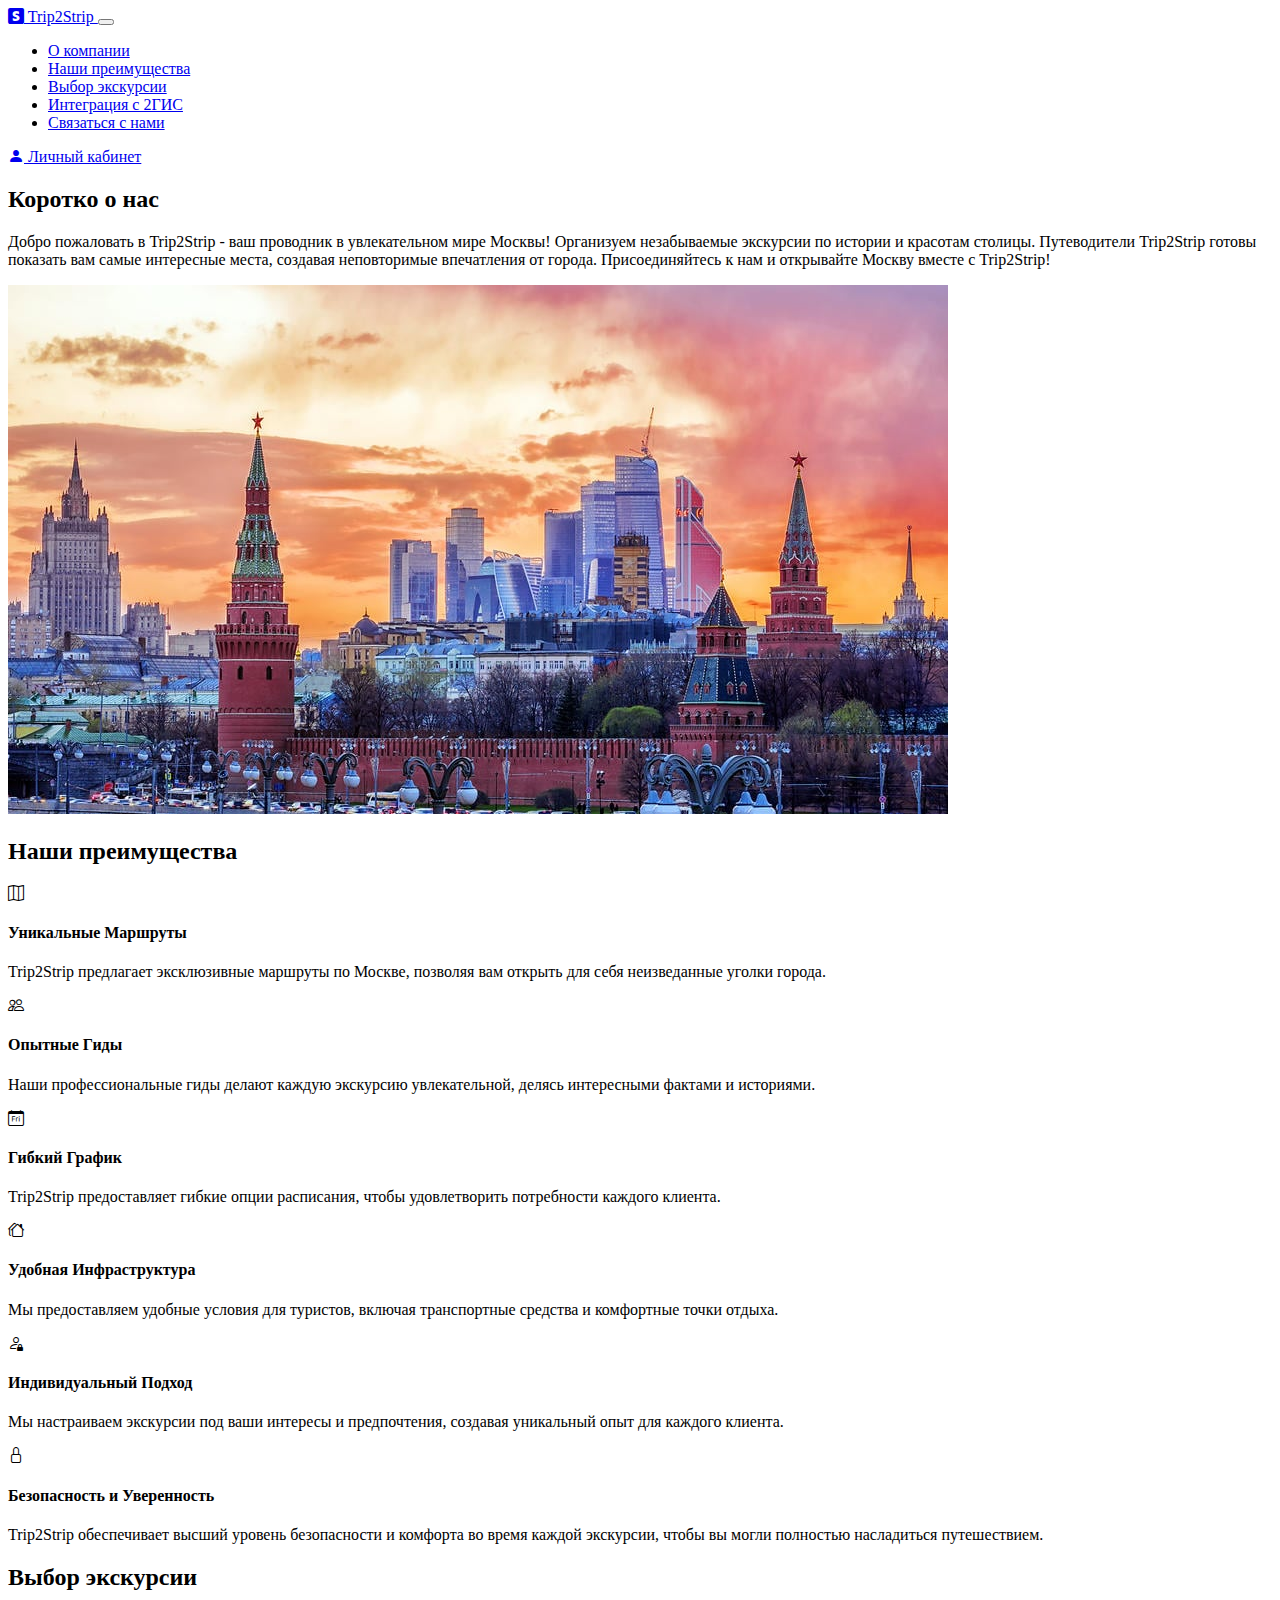
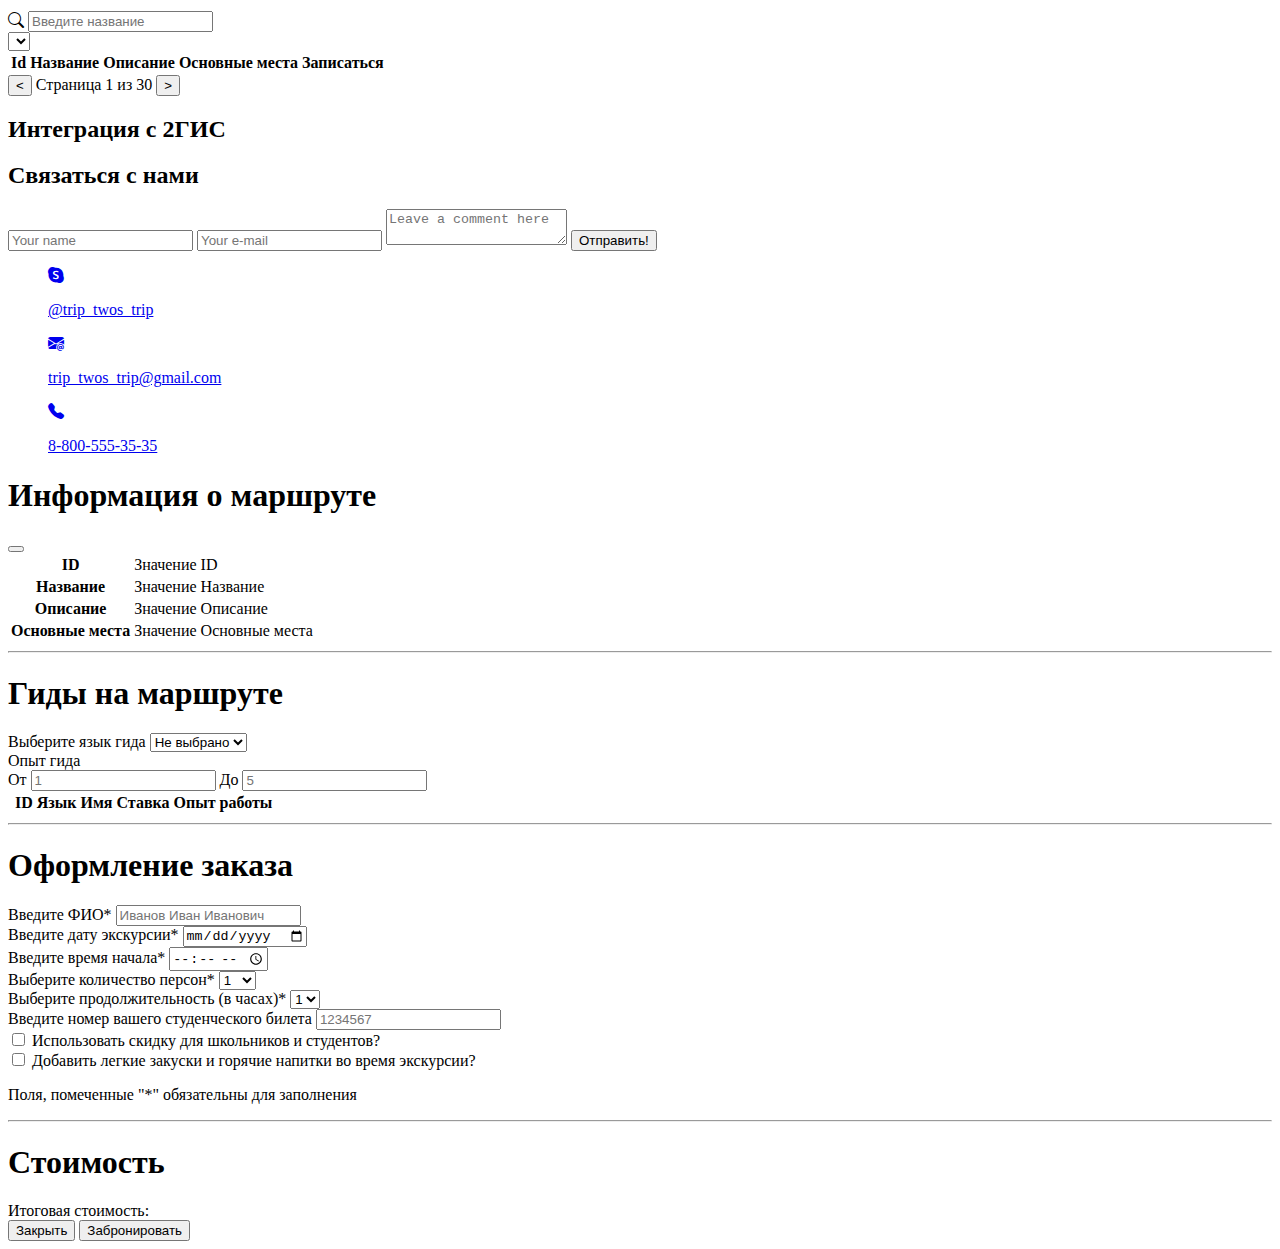
<file: educ-web_exam_221-329/index.html>
<!doctype html>
<html lang="en">
<head>
    <meta charset="UTF-8"/>
    <title>trip2Strip</title>
    <meta content="width=device-width, initial-scale=1.0" name="viewport"/>

    <link rel="icon" href="img/stripe.svg" type="image/x-icon">

    <link crossorigin="anonymous"
            href="https://cdn.jsdelivr.net/npm/bootstrap@5.3.2/dist/css/bootstrap.min.css"
            integrity="sha384-T3c6CoIi6uLrA9TneNEoa7RxnatzjcDSCmG1MXxSR1GAsXEV/Dwwykc2MPK8M2HN"
            rel="stylesheet"/>
    <link href="https://cdn.jsdelivr.net/npm/bootstrap-icons@1.11.3/font/bootstrap-icons.min.css"
            rel="stylesheet"/>

    <script
            crossorigin="anonymous"
            integrity="sha384-C6RzsynM9kWDrMNeT87bh95OGNyZPhcTNXj1NW7RuBCsyN/o0jlpcV8Qyq46cDfL"
            src="https://cdn.jsdelivr.net/npm/bootstrap@5.3.2/dist/js/bootstrap.bundle.min.js"></script>
    <script src="js/index.js"></script>
    <script src="https://mapgl.2gis.com/api/js/v1"></script>

</head>
<header>
    <nav class="navbar navbar-expand-lg bg-warning">
        <div class="container-fluid">
            <a class="navbar-brand fw-bolder" href="https://github.com/Lamardo43/educ-web_exam_221-329">
                <i class="bi bi-stripe"></i>
                Trip2Strip
            </a>

            <button aria-controls="navbarSupportedContent" aria-expanded="false" aria-label="Toggle navigation"
                    class="navbar-toggler"
                    data-bs-target="#navbarSupportedContent" data-bs-toggle="collapse" type="button">
                <span class="navbar-toggler-icon"></span>
            </button>

            <div class="collapse navbar-collapse" id="navbarSupportedContent">
                <ul class="navbar-nav me-auto mb-2 mb-lg-0">
                    <li class="nav-item">
                        <a class="nav-link" href="#aboutCompany">О компании</a>
                    </li>
                    <li class="nav-item">
                        <a class="nav-link" href="#ourPluses">Наши преимущества</a>
                    </li>
                    <li class="nav-item">
                        <a class="nav-link" href="#excursions">Выбор экскурсии</a>
                    </li>
                    <li class="nav-item">
                        <a class="nav-link" href="#GISIntegration">Интеграция с 2ГИС</a>
                    </li>
                    <li class="nav-item">
                        <a class="nav-link" href="#footer">Связаться с нами</a>
                    </li>


                </ul>
                <a class="btn btn-dark text-white fs-5" href="html/personalAccount.html">
                    <i class="bi bi-person-fill"></i>
                    Личный кабинет
                </a>
            </div>
        </div>
    </nav>
</header>
<body class="fs-5">



<div class="container d-flex justify-content-evenly flex-md-row flex-column align-items-center border-bottom py-3"
     id="aboutCompany">
    <div class="d-flex flex-column gap-2 w-50 text-black">
        <h2>Коротко о нас</h2>
        <p class="text-justify">
            Добро пожаловать в Trip2Strip - ваш проводник в увлекательном мире Москвы! Организуем незабываемые экскурсии
            по истории и красотам столицы. Путеводители Trip2Strip готовы показать вам самые интересные места, создавая
            неповторимые впечатления от города. Присоединяйтесь к нам и открывайте Москву вместе с Trip2Strip!</p>
    </div>
    <img alt="" class="w-50 rounded-5" src="img/moscow.jpg">
</div>

<section class="bg-success-subtle text-black">
    <div class="container text-center py-3 border-bottom" id="ourPluses">
        <h2>Наши преимущества</h2>
        <div class="row">
            <div class="col-12 col-md-6 col-lg-4 rounded-4 ">
                <i class="bi bi-map fs-2"></i>
                <h4>Уникальные Маршруты</h4>
                <p>Trip2Strip предлагает эксклюзивные маршруты по Москве, позволяя вам открыть для себя неизведанные уголки
                    города.</p>
            </div>
            <div class="col-12 col-md-6 col-lg-4 rounded-4 ">
                <i class="bi bi-people fs-2"></i>
                <h4>Опытные Гиды</h4>
                <p>Наши профессиональные гиды делают каждую экскурсию увлекательной, делясь интересными фактами и
                    историями.</p>
            </div>
            <div class="col-12 col-md-6 col-lg-4 rounded-4 ">
                <i class="bi bi-calendar-day fs-2"></i>
                <h4>Гибкий График</h4>
                <p>Trip2Strip предоставляет гибкие опции расписания, чтобы удовлетворить потребности каждого клиента.</p>
            </div>
            <div class="col-12 col-md-6 col-lg-4 rounded-4 ">
                <i class="bi bi-houses fs-2"></i>
                <h4>Удобная Инфраструктура</h4>
                <p>Мы предоставляем удобные условия для туристов, включая транспортные средства и комфортные точки
                    отдыха.</p>
            </div>
            <div class="col-12 col-md-6 col-lg-4 rounded-4 ">
                <i class="bi bi-person-lock fs-2"></i>
                <h4>Индивидуальный Подход</h4>
                <p>Мы настраиваем экскурсии под ваши интересы и предпочтения, создавая уникальный опыт для каждого
                    клиента.</p>
            </div>
            <div class="col-12 col-md-6 col-lg-4 rounded-4 ">
                <i class="bi bi-lock fs-2"></i>
                <h4>Безопасность и Уверенность</h4>
                <p>Trip2Strip обеспечивает высший уровень безопасности и комфорта во время каждой экскурсии, чтобы вы могли
                    полностью насладиться путешествием.</p>
            </div>
        </div>
    </div>
</section>


<div class="container mt-3 mb-3" id="excursions">
    <h2 class="text-center">Выбор экскурсии</h2>
    <div class="row">
        <div class="col-md-6">
            <div class="input-group">
                <label class="input-group-text" for="inputName" id="searchIcon">
                    <i class="bi bi-search"></i>
                </label>
                <input class="form-control" id="inputName" placeholder="Введите название" required type="text"/>
            </div>
        </div>
        <div class="col-md-6 mt-md-0 mt-1">
            <select class="form-select" id="selectorPlace"></select>
        </div>
    </div>
</div>


<div class="container mt-5 table-responsive fs-6">
    <table class="table table-bordered" id="routes" >
        <thead>
        <tr>
            <th class="table-warning">Id</th>
            <th class="table-warning">Название</th>
            <th class="table-warning">Описание</th>
            <th class="table-warning">Основные места</th>
            <th class="table-warning">Записаться</th>
        </tr>
        </thead>

        <tbody id="routesBody"></tbody>
    </table>
</div>

<div class="container d-flex justify-content-center mt-2 border-bottom pb-4">
    <button id="prev"><</button>
    <span class="current-interval-info">Страница
        <span id="current-interval-start">1</span> из
        <span id="current-interval-end">30</span>
    </span>
    <button id="next">></button>
</div>

<div class="text-center m-3" id="GISIntegration">
    <h2>Интеграция с 2ГИС</h2>
    <div id="GISContainer"></div>
</div>



<footer class="bg-black text-white py-3 align-items-center mt-3" id="footer">
    <div class="container row mx-auto align-items-center">

        <div class="container col-lg-6 p-4">
            <h2 class="text-center text-uppercase">Связаться с нами</h2>

            <div class="d-flex flex-column gap-3 align-items-center">
                <input type="text" placeholder="Your name" class="form-control w-75 bg-secondary text-white">
                <input type="text" placeholder="Your e-mail" class="form-control w-75 bg-secondary text-white">

                <textarea placeholder="Leave a comment here" class="form-control w-75 bg-secondary text-white"></textarea>
                <button class="btn btn-secondary">Отправить!</button>
            </div>
        </div>

        <div class="container col-lg-6 d-flex flex-column gap-3 align-items-center">
            <ul class="d-flex flex-column gap-3 justify-content-center align-items-center">
                <a class="list-group-item list-group-item-action rounded d-flex flex-row align-items-center bg-secondary p-2"
                   href="https://github.com/Lamardo43?tab=repositories">
                    <i class="bi bi-skype fs-3 me-2 ms-1"></i>
                    <p class="my-0">@trip_twos_trip</p>
                </a>
                <a class="list-group-item list-group-item-action rounded d-flex flex-row align-items-center bg-secondary p-2"
                   href="https://github.com/Lamardo43?tab=repositories">
                    <i class="bi bi-envelope-at-fill  fs-3 me-2 ms-1"></i>
                    <p class="my-0">trip_twos_trip@gmail.com</p>
                </a>
                <a class="list-group-item list-group-item-action rounded d-flex flex-row align-items-center bg-secondary p-2"
                   href="https://github.com/Lamardo43?tab=repositories">
                    <i class="bi bi-telephone-fill  fs-3 me-2 ms-1"></i>
                    <p class="my-0">8-800-555-35-35</p>
                </a>

            </ul>
        </div>
    </div>
</footer>

<!-- Modal -->
<div
        aria-hidden="true"
        aria-labelledby="exampleModalLabel"
        class="modal fade"
        id="exampleModal"
        tabindex="-1"
>
    <div class="modal-dialog">
        <div class="modal-content">
            <div class="modal-header">
                <h1
                        class="modal-title fs-5"
                        id="title"
                >
                    Информация о маршруте
                </h1>
                <button
                        aria-label="Close"
                        class="btn-close"
                        data-bs-dismiss="modal"
                        type="button"
                ></button>
            </div>
            <div class="modal-body">
                <div class="table-responsive fs-6">
                    <table class="table table-bordered" id="myTable">
                        <tr>
                            <th class="table-warning">ID</th>
                            <td id="IDValue">Значение ID</td>
                        </tr>
                        <tr>
                            <th class="table-warning">Название</th>
                            <td id="nameValue">Значение Название</td>
                        </tr>
                        <tr>
                            <th class="table-warning">Описание</th>
                            <td id="discrValue">Значение Описание</td>
                        </tr>
                        <tr>
                            <th class="table-warning">Основные места</th>
                            <td id="placesValue">
                                Значение Основные места
                            </td>
                        </tr>
                    </table>
                </div>


                <hr/>
                <h1
                        class="modal-title fs-5"
                        id="guids"
                >
                    Гиды на маршруте
                </h1>
                <div class="p-6">
                    <div class="position-relative">
                        <label
                                class="form-label"
                                for="selectorGuideLanguage"
                        >Выберите язык гида</label
                        >
                        <select
                                class="form-select"
                                id="selectorGuideLanguage"
                        >
                            <option value="notGuideSearch">
                                Не выбрано
                            </option>
                        </select>
                    </div>

                    <div class="position-relative">
                        <label
                                class="form-label"
                                for="inputsGuideExperience"
                        >Опыт гида</label
                        >
                        <div
                                class="input-group mb-3"
                                id="inputsGuideExperience"
                        >
                            <span class="input-group-text">От</span>
                            <input
                                    class="form-control"
                                    id="inputExperienceFrom"
                                    placeholder="1"
                                    required
                                    type="text"
                            />
                            <span class="input-group-text">До</span>
                            <input
                                    class="form-control"
                                    id="inputExperienceTo"
                                    placeholder="5"
                                    required
                                    type="text"
                            />
                        </div>
                    </div>
                </div>

                <div class="table-responsive fs-6">
                    <table class="table table-bordered" id="guides">
                        <thead>
                        <tr>
                            <th class="table-warning"></th>
                            <th class="table-warning">ID</th>
                            <th class="table-warning">Язык</th>
                            <th class="table-warning">Имя</th>
                            <th class="table-warning">Ставка</th>
                            <th class="table-warning">Опыт работы</th>
                        </tr>
                        </thead>

                        <tbody id="guidesBody"></tbody>
                    </table>
                </div>


                <hr/>
                <h1
                        class="modal-title fs-5"
                        id="order"
                >
                    Оформление заказа
                </h1>

                <div id="modalAlert"></div>
                <div>
                    <form>
                        <div class="position-relative">
                            <label
                                    class="form-label"
                                    for="inputFIO"
                            >Введите ФИО*</label
                            >
                            <input
                                    class="form-control"
                                    id="inputFIO"
                                    placeholder="Иванов Иван Иванович"
                                    required
                                    type="text"
                            />
                        </div>

                        <div class="position-relative">
                            <label
                                    class="form-label"
                                    for="inputDate"
                            >Введите дату экскурсии*</label
                            >
                            <input
                                    class="form-control"
                                    id="inputDate"
                                    placeholder="YYYY-MM-DD"
                                    required
                                    type="date"
                            />
                        </div>

                        <div class="position-relative">
                            <label
                                    class="form-label"
                                    for="inputTime"
                            >Введите время начала*</label
                            >
                            <input
                                    class="form-control"
                                    id="inputTime"
                                    placeholder="17:00"
                                    required
                                    type="time"
                            />
                        </div>

                        <div class="position-relative">
                            <label
                                    class="form-label"
                                    for="selectorPersonCount"
                            >Выберите количество персон*</label
                            >
                            <select
                                    aria-label="Default select example"
                                    class="form-select"
                                    id="selectorPersonCount"
                            >
                                <option value="1">1</option>
                                <option value="2">2</option>
                                <option value="3">3</option>
                                <option value="4">4</option>
                                <option value="5">5</option>
                                <option value="6">6</option>
                                <option value="7">7</option>
                                <option value="8">8</option>
                                <option value="9">9</option>
                                <option value="10">10</option>
                                <option value="11">11</option>
                                <option value="12">12</option>
                                <option value="13">13</option>
                                <option value="14">14</option>
                                <option value="15">15</option>
                                <option value="16">16</option>
                                <option value="17">17</option>
                                <option value="18">18</option>
                                <option value="19">19</option>
                                <option value="20">20</option>
                            </select>
                        </div>

                        <div class="position-relative">
                            <label
                                    class="form-label"
                                    for="selectorDuration"
                            >Выберите продолжительность (в
                                часах)*</label
                            >
                            <select
                                    aria-label="Default select example"
                                    class="form-select"
                                    id="selectorDuration"
                            >
                                <option value="1">1</option>
                                <option value="2">2</option>
                                <option value="3">3</option>
                            </select>
                        </div>

                        <div class="position-relative">
                            <label
                                    class="form-label"
                                    for="inputStudId"
                            >Введите номер вашего студенческого
                                билета</label
                            >
                            <input
                                    class="form-control"
                                    id="inputStudId"
                                    placeholder="1234567"
                                    required
                                    type="text"
                            />
                        </div>

                        <div class="position-relative">
                            <div
                                    class="d-flex f-direction-row align-items-center mt-2"
                            >
                                <input
                                        class="me-2"
                                        id="checkboxOption1"
                                        name="checkboxGroup"
                                        type="checkbox"
                                />
                                <label
                                        class="form-label mb-0"
                                        for="checkboxOption1"
                                >Использовать скидку для школьников
                                    и студентов?</label
                                >
                            </div>

                            <div
                                    class="d-flex f-direction-row align-items-center mt-3"
                            >
                                <input
                                        class="me-2"
                                        id="checkboxOption2"
                                        name="checkboxGroup"
                                        type="checkbox"
                                />
                                <label
                                        class="form-label mb-0"
                                        for="checkboxOption2"
                                >Добавить легкие закуски и горячие
                                    напитки во время экскурсии?</label
                                >
                            </div>
                        </div>

                        <p class="text-body-secondary">
                            Поля, помеченные "*" обязательны для
                            заполнения
                        </p>
                    </form>

                    <hr/>
                    <h1
                            class="modal-title fs-5"
                            id="price"
                    >
                        Стоимость
                    </h1>
                    <div>
                        Итоговая стоимость:
                        <div id="totalPrice"></div>
                    </div>
                </div>
            </div>

            <div class="modal-footer">
                <button
                        class="btn btn-secondary"
                        data-bs-dismiss="modal"
                        type="button"
                >
                    Закрыть
                </button>
                <button
                        class="btn btn-warning"
                        id="getWithdraw"
                        type="button"
                >
                    Забронировать
                </button>
            </div>
        </div>
    </div>
</div>
</body>
</html>
</file>
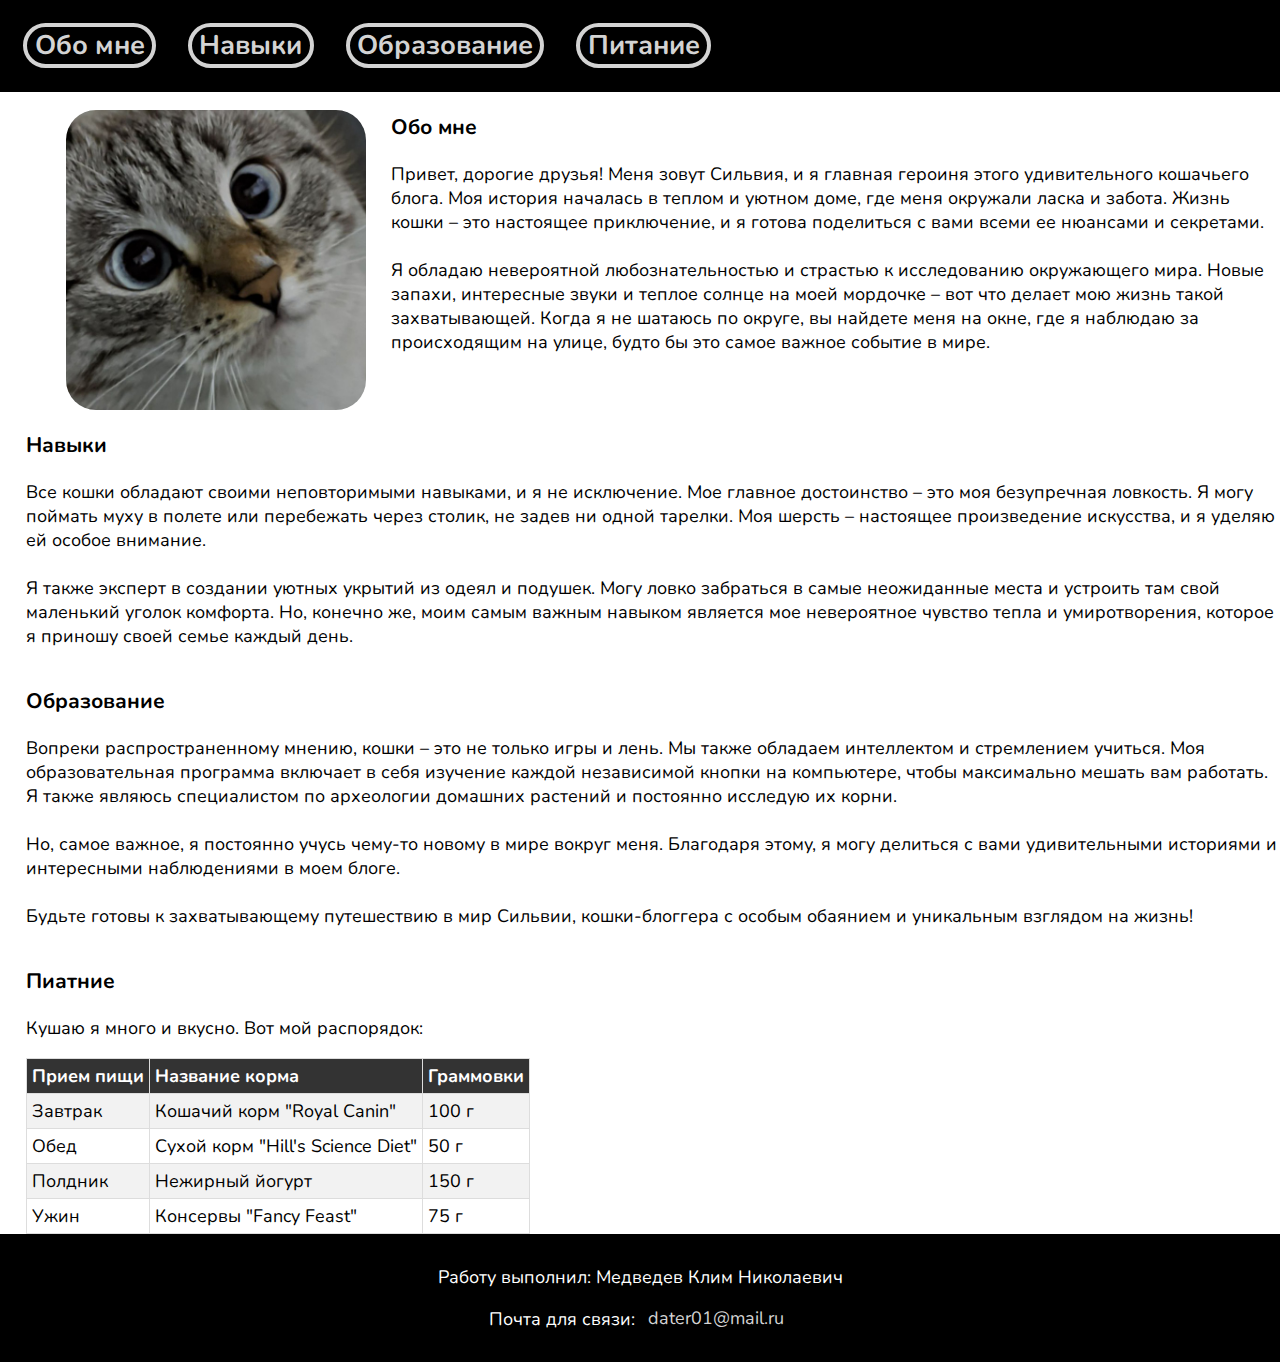
<file: educ-web_lab1_221-329/index.html>
<!DOCTYPE html>

<html lang="ru">

<head>

    <meta charset="utf-8">
    <title>SilviaProduction</title>
    <link rel="stylesheet" href="style.css">
    <link rel="icon" href="images/icon.svg" type="image/x-icon">

    <link rel="preconnect" href="https://fonts.googleapis.com">
    <link rel="preconnect" href="https://fonts.gstatic.com" crossorigin>
    <link href="https://fonts.googleapis.com/css2?family=Nunito:ital,wght@0,200;0,300;0,400;0,500;0,600;0,700;0,800;0,900;0,1000;1,200;1,300;1,400;1,500;1,600;1,700;1,800;1,900;1,1000&display=swap"
          rel="stylesheet">

</head>

<body>

<header class="header">
    <nav class="main-menu">
        <ul>
            <li><a href="#about_me">Обо мне</a></li>
            <li><a href="#skills">Навыки</a></li>
            <li><a href="#education">Образование</a></li>
            <li><a href="#nutrition">Питание</a></li>
        </ul>
    </nav>
</header>

<main>

    <section id="about_me" class="about_me">

        <figure class="self_photo">
            <img src="images/self_photo.jpg" alt="Красивая кошечка">
        </figure>

        <div>
            <h3>Обо мне</h3>

            <p>
                Привет, дорогие друзья! Меня зовут Сильвия, и я главная героиня этого удивительного кошачьего блога. Моя
                история началась в теплом и уютном доме, где меня окружали ласка и забота. Жизнь кошки – это настоящее
                приключение, и я готова поделиться с вами всеми ее нюансами и секретами.
                <br><br>
                Я обладаю невероятной любознательностью и страстью к исследованию окружающего мира. Новые запахи, интересные
                звуки и теплое солнце на моей мордочке – вот что делает мою жизнь такой захватывающей. Когда я не шатаюсь по
                округе, вы найдете меня на окне, где я наблюдаю за происходящим на улице, будто бы это самое важное событие
                в мире.
            </p>
        </div>


    </section>

    <section id="skills" class="skills">
        <h3>Навыки</h3>

        <p>
            Все кошки обладают своими неповторимыми навыками, и я не исключение. Мое главное достоинство – это моя
            безупречная ловкость. Я могу поймать муху в полете или перебежать через столик, не задев ни одной тарелки.
            Моя шерсть – настоящее произведение искусства, и я уделяю ей особое внимание.
            <br><br>
            Я также эксперт в создании уютных укрытий из одеял и подушек. Могу ловко забраться в самые неожиданные места
            и устроить там свой маленький уголок комфорта. Но, конечно же, моим самым важным навыком является мое
            невероятное чувство тепла и умиротворения, которое я приношу своей семье каждый день.
        </p>
    </section>

    <section id="education" class="education">
        <h3>Образование</h3>

        <p>
            Вопреки распространенному мнению, кошки – это не только игры и лень. Мы также обладаем интеллектом и
            стремлением учиться. Моя образовательная программа включает в себя изучение каждой независимой кнопки на
            компьютере, чтобы максимально мешать вам работать. Я также являюсь специалистом по археологии домашних
            растений и постоянно исследую их корни.
            <br><br>
            Но, самое важное, я постоянно учусь чему-то новому в мире вокруг меня. Благодаря этому, я могу делиться с
            вами удивительными историями и интересными наблюдениями в моем блоге.
            <br><br>
            Будьте готовы к захватывающему путешествию в мир Сильвии, кошки-блоггера с особым обаянием и уникальным
            взглядом на жизнь!
        </p>
    </section>

    <section id="nutrition" class="nutrition">
        <h3>Пиатние</h3>

        <p>
            Кушаю я много и вкусно. Вот мой распорядок:
        </p>

        <table>
            <tr>
                <th>Прием пищи</th>
                <th>Название корма</th>
                <th>Граммовки</th>
            </tr>
            <tr>
                <td>Завтрак</td>
                <td>Кошачий корм "Royal Canin"</td>
                <td>100 г</td>
            </tr>
            <tr>
                <td>Обед</td>
                <td>Сухой корм "Hill's Science Diet"</td>
                <td>50 г</td>
            </tr>
            <tr>
                <td>Полдник</td>
                <td>Нежирный йогурт</td>
                <td>150 г</td>
            </tr>
            <tr>
                <td>Ужин</td>
                <td>Консервы "Fancy Feast"</td>
                <td>75 г</td>
            </tr>
        </table>



    </section>

</main>

<footer>
    <div>
        <p>
            Работу выполнил: Медведев Клим Николаевич
        </p>
    </div>
    <div>
        <p>
            Почта для связи: <a href="mailto:dater01@mail.ru">dater01@mail.ru</a>
        </p>

    </div>

</footer>

</body>

</html>
</file>
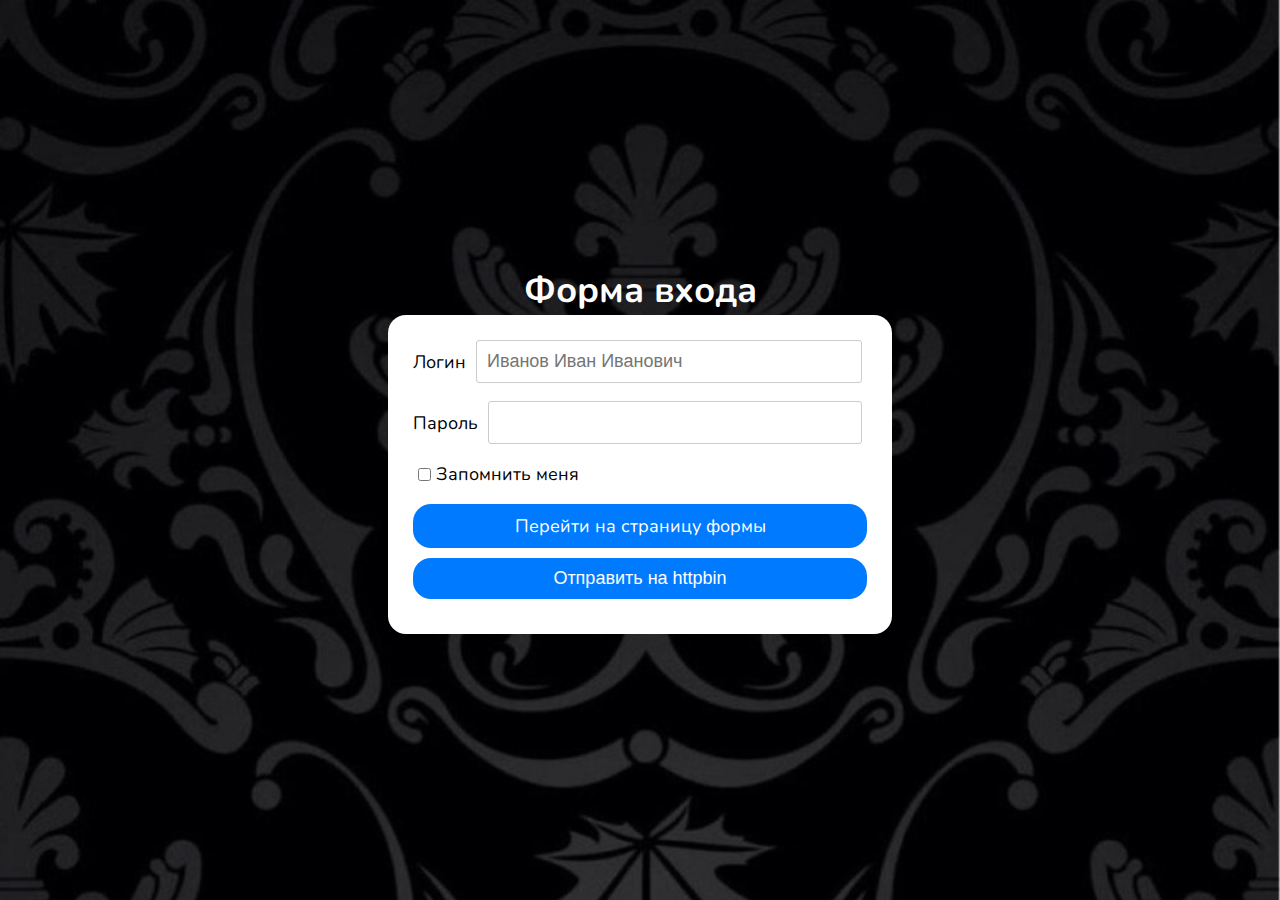
<file: educ-web_lab2_221-329/index.html>
<!DOCTYPE html>
<html lang="en">
<head>
    <meta charset="UTF-8">
    <meta name="viewport" content="width=device-width, initial-scale=1.0">

    <link rel="stylesheet" href="styles/index_style.css">
    <link rel="icon" href="images/icon.svg" type="image/x-icon">

    <link rel="preconnect" href="https://fonts.googleapis.com">
    <link rel="preconnect" href="https://fonts.gstatic.com" crossorigin>
    <link href="https://fonts.googleapis.com/css2?family=Nunito:ital,wght@0,200;0,300;0,400;0,500;0,600;0,700;0,800;0,900;0,1000;1,200;1,300;1,400;1,500;1,600;1,700;1,800;1,900;1,1000&display=swap" rel="stylesheet">

    <title>Форма входа</title>
</head>
<body>
<h1>Форма входа</h1>

<form method="post" action="https://httpbin.org/post" enctype="multipart/form-data">

    <div class="login">
        <label for="login">Логин</label>

        <input type="text"
               id="login"
               name="login"
               required
               placeholder="Иванов Иван Иванович">
    </div>

    <div class="password">
        <label for="password">Пароль</label>
        <input type="password"
               id="password"
               name="password"
               required>
    </div>

    <div class="remember_me">
        <input type="checkbox" name="remember" id="remember">
        <label for="remember">Запомнить меня</label>
    </div>

    <span>
        <a class="btn" href="pages/form.html">Перейти на страницу формы</a>
        <button class="btn" type="submit">Отправить на httpbin</button>
    </span>


</form>
</body>
</html>
</file>
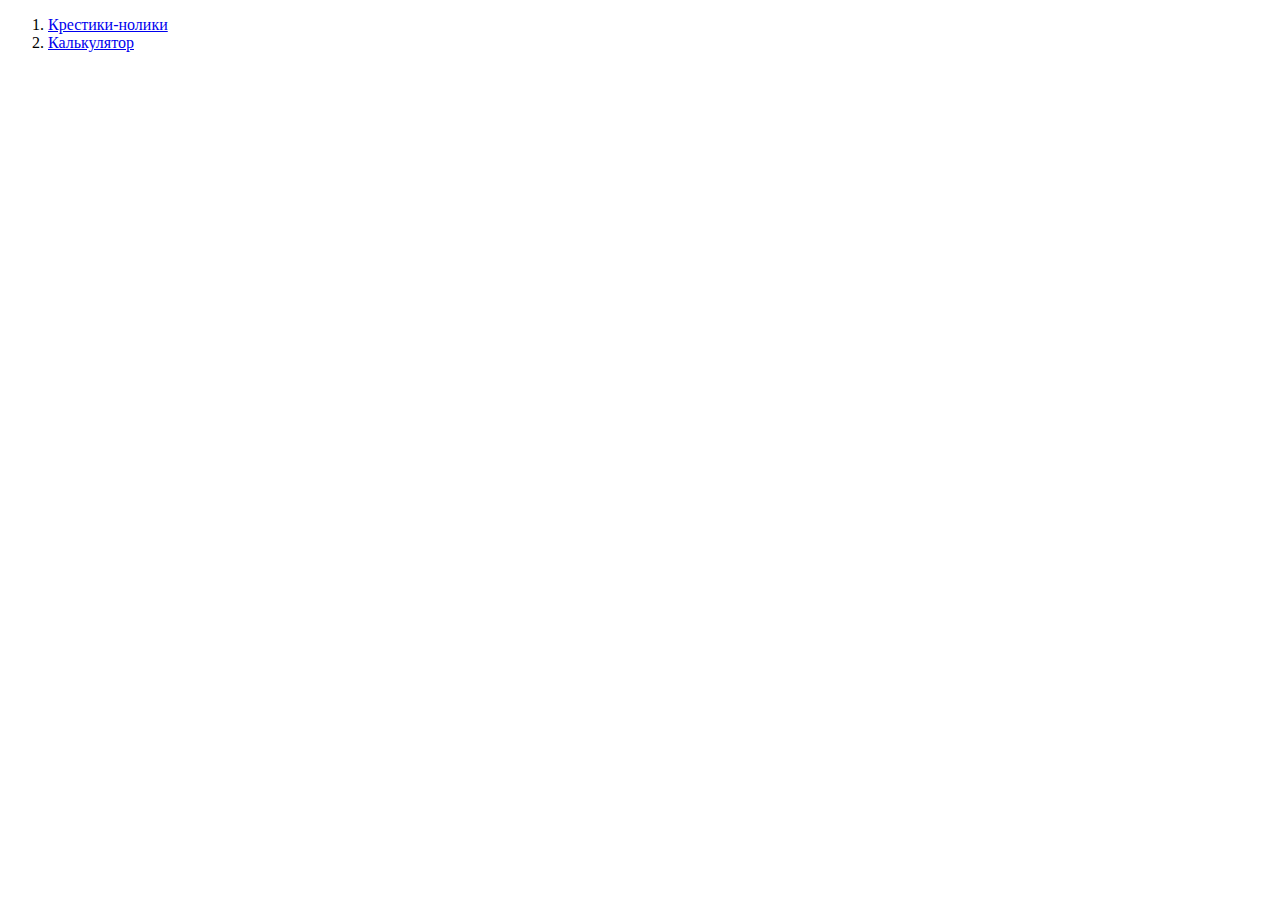
<file: educ-web_lab4_221-329/index.html>
<!DOCTYPE html>
<html lang="ru">
<head>
    <meta charset="UTF-8">
    <meta name="viewport" content="width=device-width, initial-scale=1.0">
    <title>Лабораторная работа № 4 | ОВТ</title>
</head>
<body>
    <ol>
        <li>
            <a href="tic-tac-toe/index.html">Крестики-нолики</a>
        </li>
        <li>
            <a href="calc/index.html">Калькулятор</a>
        </li>
    </ol>
</body>
</html>
</file>
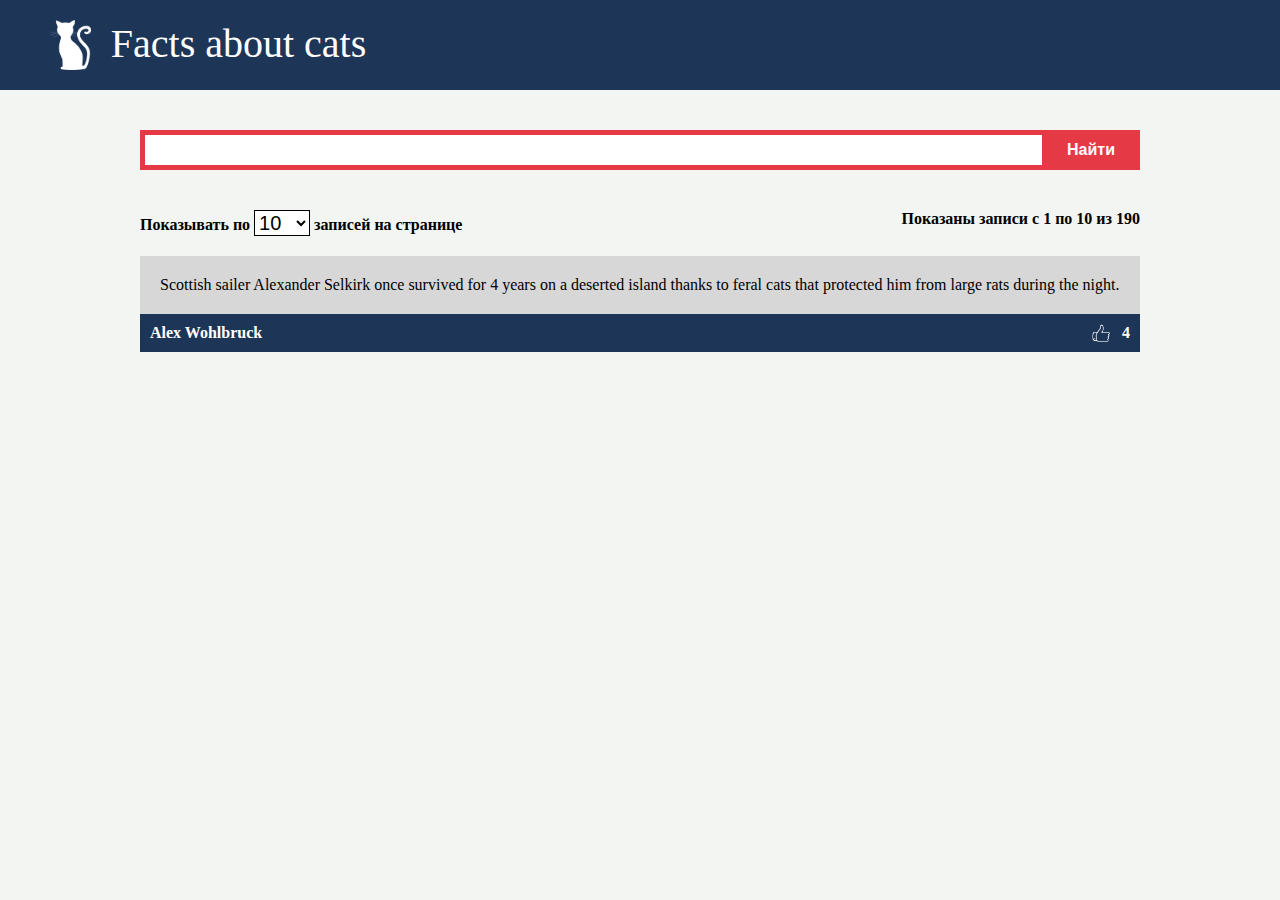
<file: educ-web_lab5_221-329/index.html>
<!DOCTYPE html>
<html lang="en">
<head>
    <meta charset="UTF-8">
    <meta name="viewport" content="width=device-width, initial-scale=1.0">

    <title>Cats facts</title>
    <link rel="stylesheet" href="styles.css">
</head>
<body>
    <header class="header">
        <nav>
            <img class="logo" src="images/cat_white.png">
            <div class="title">Facts about cats</div>
        </nav>
    </header>
    <main>
        <div class="container">
            <div class="search-form">
                <input type="text" class="search-field">
                <button class="search-btn">Найти</button>
            </div>
            <datalist id="search-options"></datalist>

            <div class="pagination-info">
                <span>
                    Показывать по
                    <select name="per-page" class="per-page-btn">
                        <option>5</option>
                        <option selected>10</option>
                        <option>15</option>
                        <option>20</option>
                        <option>25</option>
                        <option>50</option>
                        <option>100</option>
                    </select>
                    записей на странице
                </span>
                <span class="current-interval-info">
                    Показаны записи с <span class="current-interval-start">1</span> по <span class="current-interval-end">10</span> из <span class="total-count">190</span>
                </span>
            </div>
            <div class="facts-list" data-url="http://cat-facts-api.std-900.ist.mospolytech.ru/facts">
                <div class="facts-list-item">
                    <div class="item-content">
                        Scottish sailer Alexander Selkirk once survived for 4 years on a deserted island thanks to feral cats that protected him
                        from large rats during the night.
                    </div>
                    <div class="item-footer">
                        <div class="author-name">
                            Alex Wohlbruck
                        </div>
                        <div class="upvotes">
                            4
                        </div>
                    </div>
                </div>
            </div>
            <div class="pagination">
                <!-- <button class="btn first-page-btn" data-page="1">Первая страница</button>
                <div class="pages-btn">
                    <button class="btn active" data-page="1">1</button>
                    <button class="btn" data-page="2">2</button>
                    <button class="btn" data-page="3">3</button>
                </div>
                <button class="btn last-page-btn">Последняя страница</button> -->
            </div>
        </div>
    </main>

    <script src="main.js" defer></script>
</body>
</html>
</file>
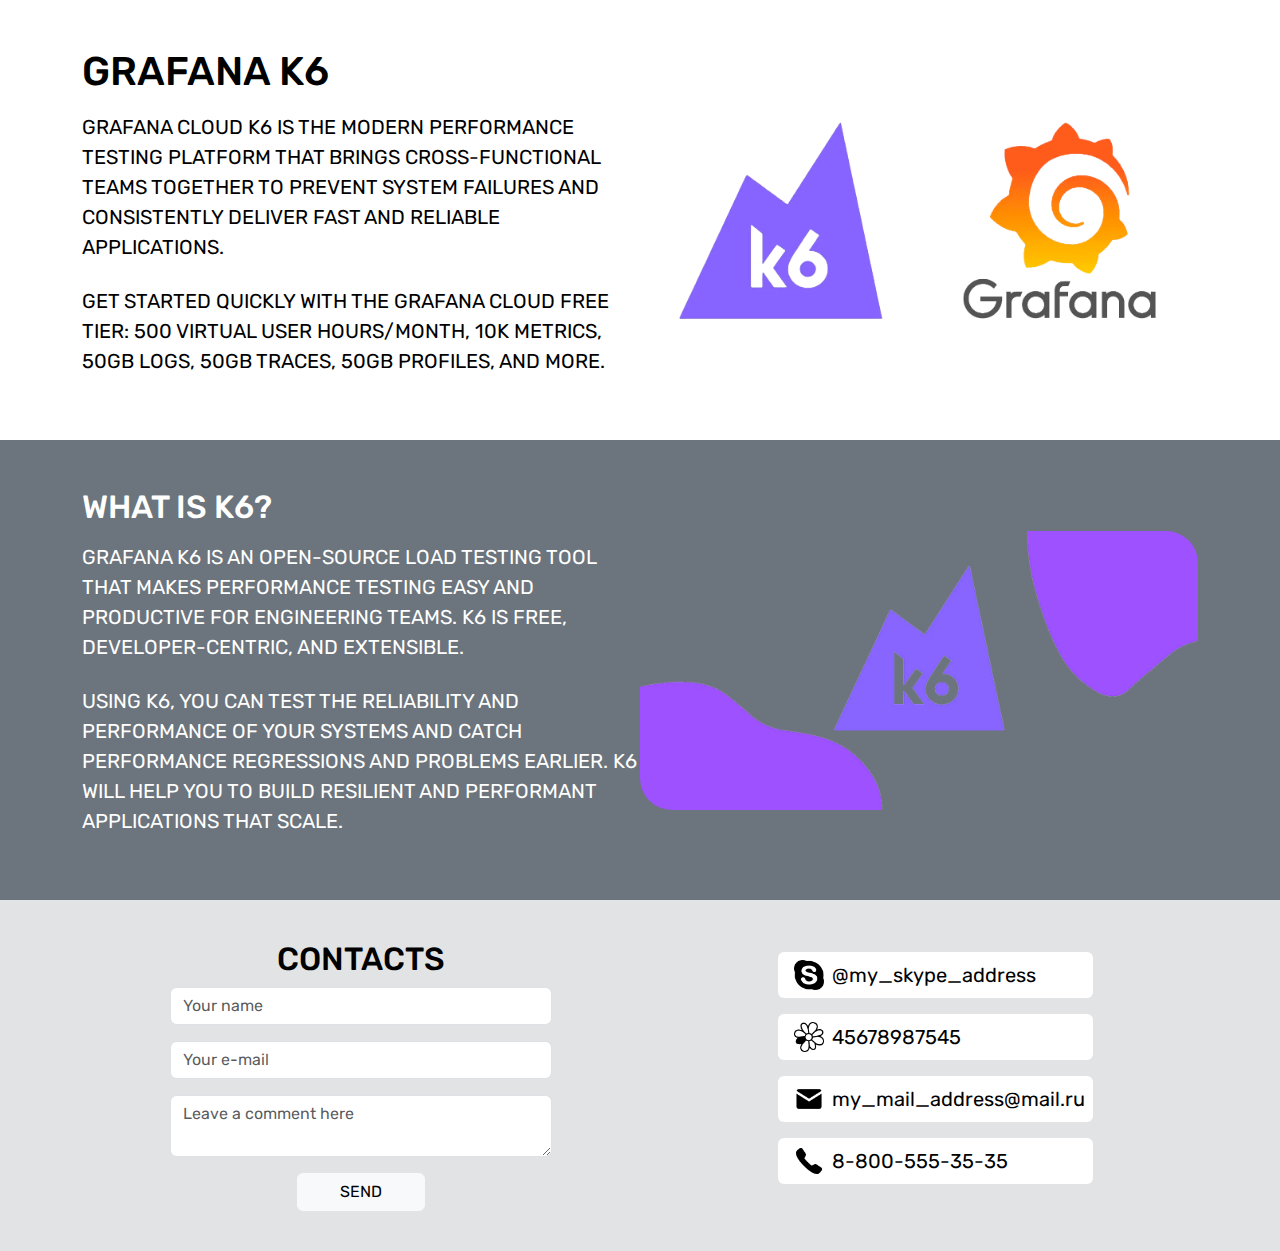
<file: educ-web_lab6_221-329/index.html>
<!DOCTYPE html>
<html lang="en">
<head>
    <meta charset="UTF-8">
    <meta name="viewport" content="width=device-width, initial-scale=1.0">

    <link href="https://cdn.jsdelivr.net/npm/bootstrap@5.3.2/dist/css/bootstrap.min.css" rel="stylesheet">
    <link href="style.css" rel="stylesheet">

    <link rel="icon" href="img/icon.svg" type="image/x-icon">

    <link rel="preconnect" href="https://fonts.googleapis.com">
    <link rel="preconnect" href="https://fonts.gstatic.com" crossorigin>
    <link href="https://fonts.googleapis.com/css2?family=Rubik:wght@300&display=swap" rel="stylesheet">

    <title>Bootstrap</title>
</head>
<body class="h-100">
<div class="d-flex flex-column d-flex flex-grow-1 h-100">
    <header class="bg-white text-black py-5">
        <div class="container d-flex flex-md-row flex-column align-items-center justify-content-between">
            <div class="d-flex flex-column gap-2 w-50 text-uppercase">
                <h1>Grafana k6</h1>
                <p>Grafana Cloud k6 is the modern performance testing platform that brings cross-functional teams
                    together to prevent system failures and consistently deliver fast and reliable applications.</p>

                <p>Get started quickly with the Grafana Cloud free tier: 500 virtual user hours/month, 10k metrics,
                    50GB logs, 50GB traces, 50GB profiles, and more.</p>
            </div>
            <img src="img/k6_logo.png" alt="" class="w-50 rounded-5">
        </div>
    </header>

    <section class="bg-secondary p-5">
        <main class="container d-flex justify-content-between flex-md-row flex-column align-items-center">
            <div class="d-flex flex-column gap-2 w-50 text-uppercase text-white">
                <h2>What is k6?</h2>
                <p>Grafana k6 is an open-source load testing tool that makes performance testing easy and productive for
                    engineering teams. k6 is free, developer-centric, and extensible.</p>

                <p>Using k6, you can test the reliability and performance of your systems and catch performance
                    regressions
                    and problems earlier. k6 will help you to build resilient and performant applications that
                    scale.</p>
            </div>
            <img src="img/k6_grafana.png" alt="" class="w-50 rounded-5">
        </main>
    </section>


    <footer class="bg-secondary-subtle text-black py-3 align-items-center">
        <div class="container row mx-auto align-items-center">

            <div class="container col-lg-6 p-4">
                <h2 class="text-center text-uppercase">Contacts</h2>

                <div class="d-flex flex-column gap-3 align-items-center">
                    <input type="text" placeholder="Your name" class="form-control w-75">
                    <input type="text" placeholder="Your e-mail" class="form-control w-75">

                    <textarea placeholder="Leave a comment here" class="form-control w-75"></textarea>
                    <button class="w-25 btn btn-light">SEND</button>
                </div>
            </div>

            <div class="container col-lg-6 d-flex flex-column gap-3 align-items-center">
                <ul class="d-flex flex-column gap-3 justify-content-center align-items-center">

                    <a class="list-group-item list-group-item-action rounded d-flex flex-row align-items-center bg-white p-2"
                       href="https://github.com/Lamardo43?tab=repositories">
                        <img src="img/skype.png" class="icons mx-2">
                        <p class="my-0">@my_skype_address</p>
                    </a>
                    <a class="list-group-item list-group-item-action rounded d-flex flex-row align-items-center bg-white p-2"
                       href="https://github.com/Lamardo43?tab=repositories">
                        <img src="img/icq.png" class="icons mx-2">
                        <p class="my-0">45678987545</p>
                    </a>
                    <a class="list-group-item list-group-item-action rounded d-flex flex-row align-items-center bg-white p-2"
                       href="https://github.com/Lamardo43?tab=repositories">
                        <img src="img/mail.png" class="icons mx-2">
                        <p class="my-0">my_mail_address@mail.ru</p>
                    </a>
                    <a class="list-group-item list-group-item-action rounded d-flex flex-row align-items-center bg-white p-2"
                       href="https://github.com/Lamardo43?tab=repositories">
                        <img src="img/phone.png" class="icons mx-2">
                        <p class="my-0">8-800-555-35-35</p>
                    </a>

                </ul>
            </div>
        </div>
    </footer>
</div>
</body>
</html>
</file>
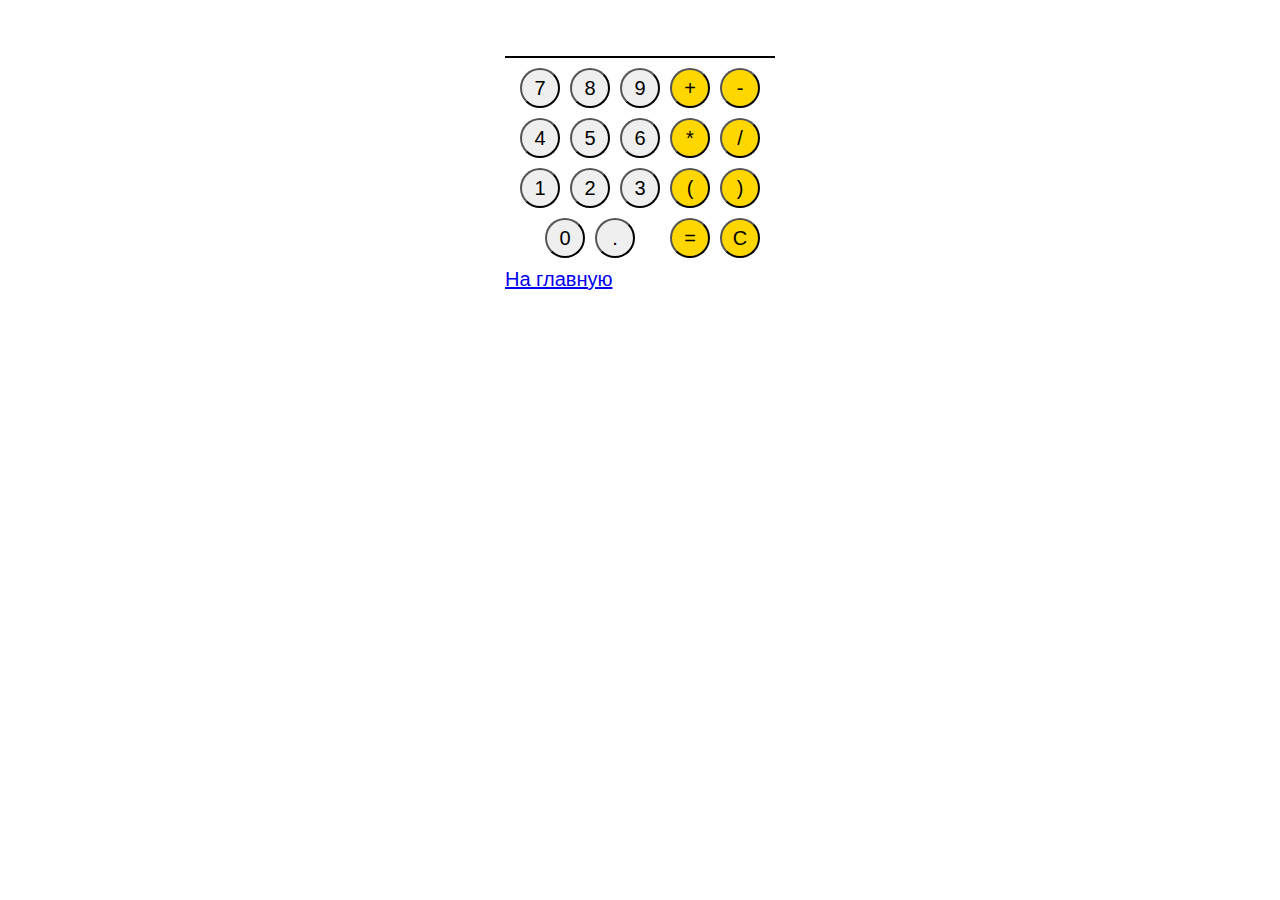
<file: educ-web_lab4_221-329/calc/index.html>
<!DOCTYPE html>
<html lang="ru">
<head>
    <meta charset="UTF-8">
    <meta name="viewport" content="width=device-width, initial-scale=1.0">
    <meta http-equiv="X-UA-Compatible" content="ie=edge">
    <link href="https://fonts.googleapis.com/css2?family=Orbitron&display=swap" rel="stylesheet">
    <link href="https://fonts.googleapis.com/css2?family=Prompt&display=swap" rel="stylesheet">
    <link rel="stylesheet" href="style.css">
    <script src="main.js" defer></script>
    <title>Калькулятор</title>
</head>
<body>
<main>
    <div class="calc-container">
        <div class="screen">
            <span></span>
        </div>
        <div class="keyboard">
            <div class="numbers">
                <button class="key digit">7</button>
                <button class="key digit">8</button>
                <button class="key digit">9</button>
                <button class="key digit">4</button>
                <button class="key digit">5</button>
                <button class="key digit">6</button>
                <button class="key digit">1</button>
                <button class="key digit">2</button>
                <button class="key digit">3</button>
                <button class="key digit">0</button>
                <button class="key digit">.</button>
            </div>
            <div class="operators">
                <button class="key operation">+</button>
                <button class="key operation">-</button>
                <button class="key operation">*</button>
                <button class="key operation">/</button>
                <button class="key bracket">(</button>
                <button class="key bracket">)</button>
                <button class="key result">=</button>
                <button class="key clear">C</button>
            </div>
        </div>
    </div>
    <a href = "../index.html">На главную</a>
</main>
</body>
</html>
</file>
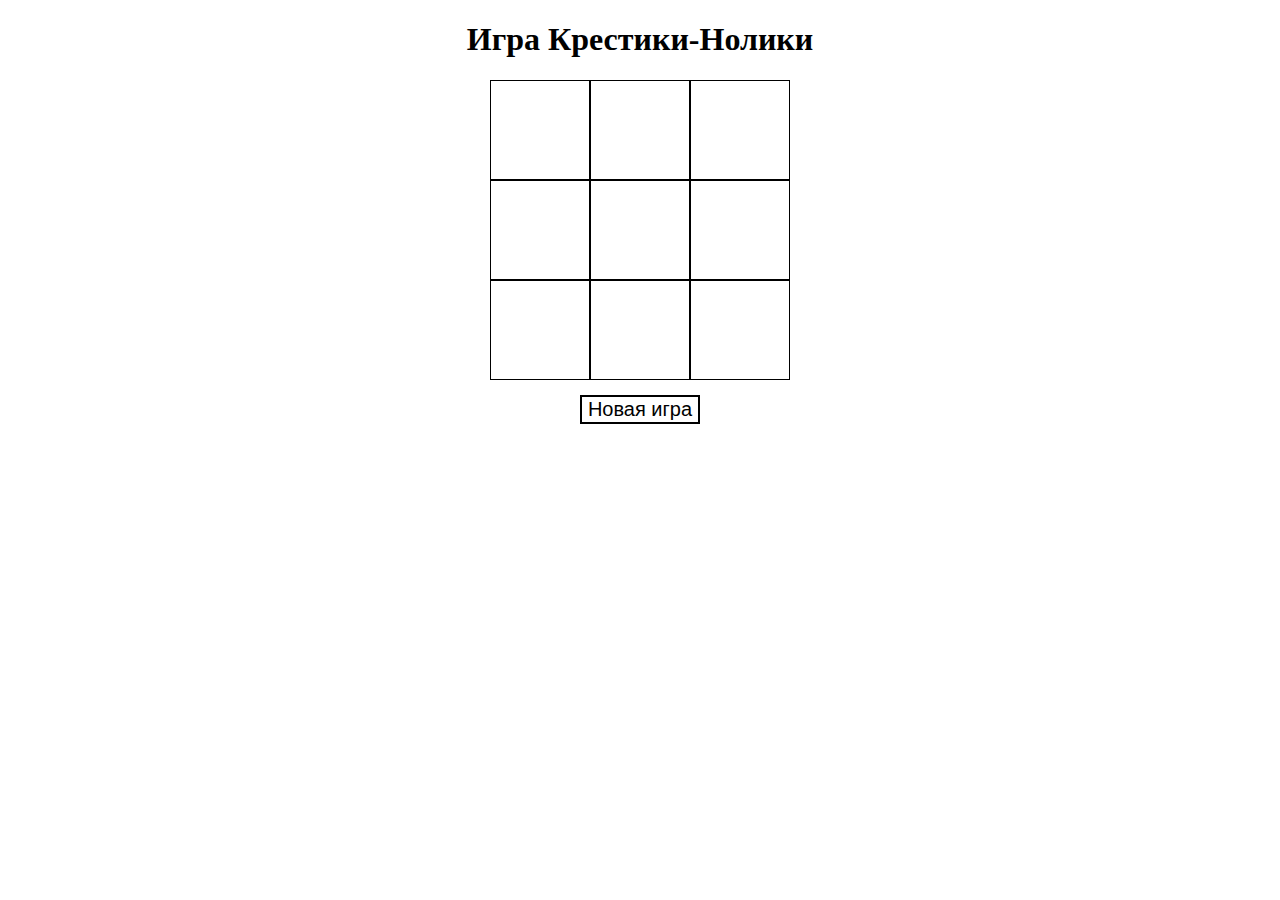
<file: educ-web_lab4_221-329/tic-tac-toe/index.html>
<!DOCTYPE html>
<html lang="en">
<head>
    <meta charset="UTF-8">
    <meta name="viewport" content="width=device-width, initial-scale=1.0">
    <title>Игра Крестики-Нолики</title>
    <link rel="stylesheet" href="style.css">
</head>
<body>
    <main>
        <div id="game">
            <h1>Игра Крестики-Нолики</h1>
            <div class="messages"></div>
            <div id="board"></div>
            <button class="btn">Новая игра</button>
        </div>
    </main>
    <script src="main.js"></script>
</body>
</html>
</file>
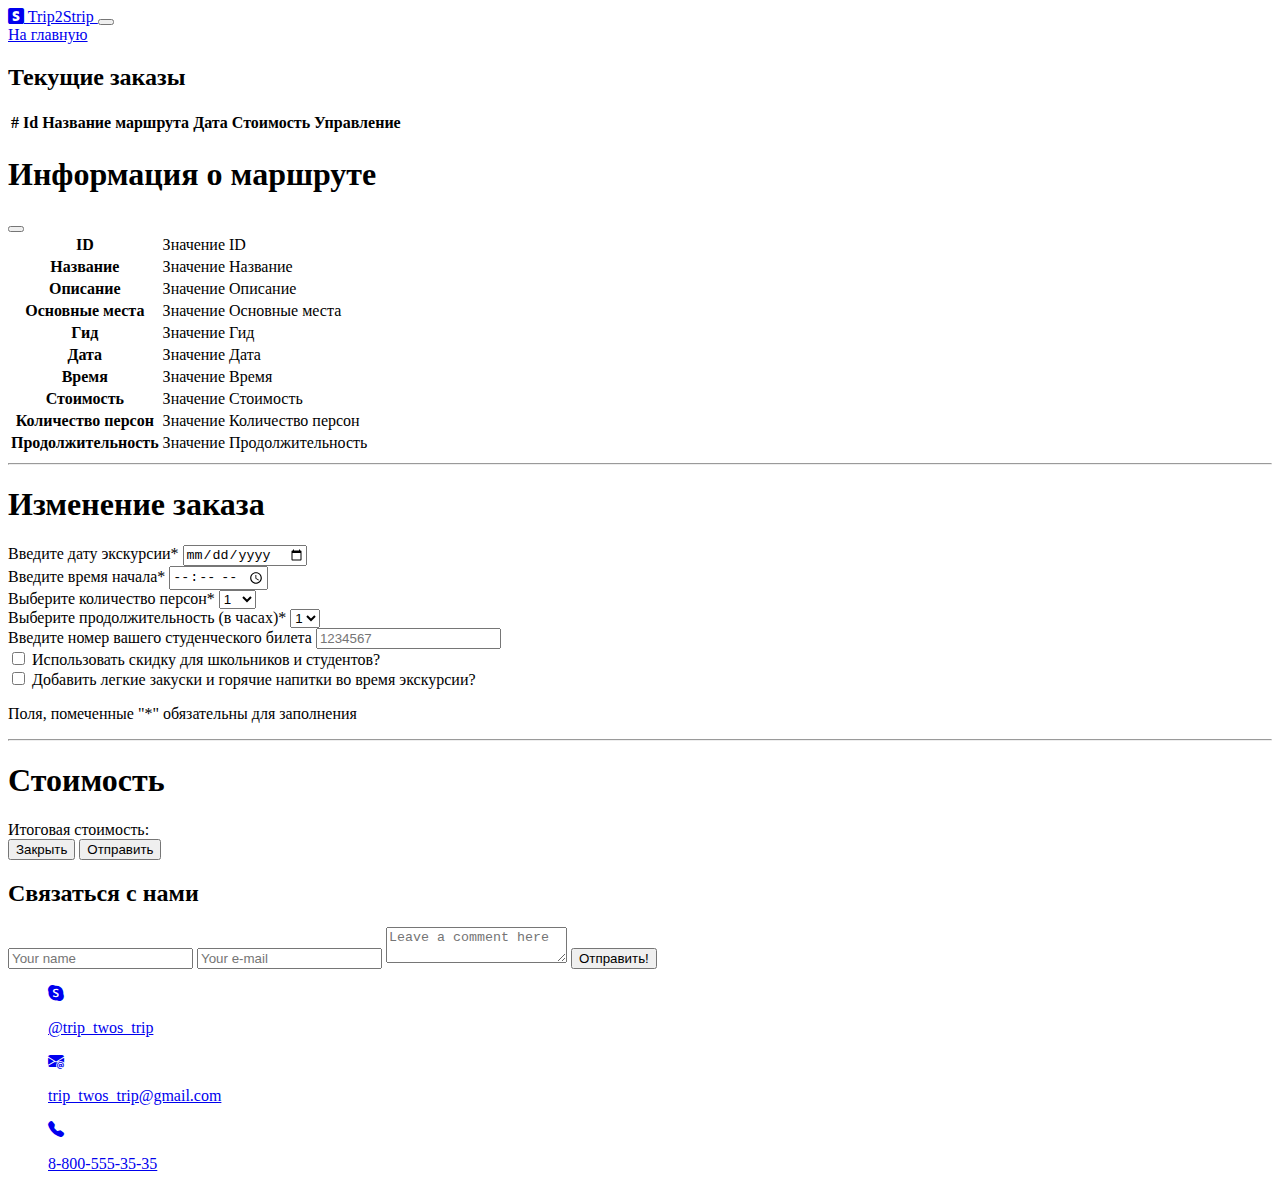
<file: educ-web_exam_221-329/html/personalAccount.html>
<!doctype html>
<html lang="en">
<head>
    <meta charset="UTF-8"/>
    <title>Личный кабинет</title>

    <meta content="width=device-width, initial-scale=1.0" name="viewport">
    <link rel="icon" href="../img/stripe.svg" type="image/x-icon">

    <link crossorigin="anonymous"
          href="https://cdn.jsdelivr.net/npm/bootstrap@5.3.2/dist/css/bootstrap.min.css"
          integrity="sha384-T3c6CoIi6uLrA9TneNEoa7RxnatzjcDSCmG1MXxSR1GAsXEV/Dwwykc2MPK8M2HN"
          rel="stylesheet">
    <link href="https://cdn.jsdelivr.net/npm/bootstrap-icons@1.11.3/font/bootstrap-icons.min.css"
          rel="stylesheet">

    <script
            crossorigin="anonymous"
            integrity="sha384-I7E8VVD/ismYTF4hNIPjVp/Zjvgyol6VFvRkX/vR+Vc4jQkC+hVqc2pM8ODewa9r"
            src="https://cdn.jsdelivr.net/npm/@popperjs/core@2.11.8/dist/umd/popper.min.js">

    </script>
    <script
            crossorigin="anonymous"
            integrity="sha384-BBtl+eGJRgqQAUMxJ7pMwbEyER4l1g+O15P+16Ep7Q9Q+zqX6gSbd85u4mG4QzX+"
            src="https://cdn.jsdelivr.net/npm/bootstrap@5.3.2/dist/js/bootstrap.min.js">
    </script>
    <script src="../js/personalAccount.js"></script>


</head>


<body class="d-flex flex-column min-vh-100">

<nav class="navbar navbar-expand-lg bg-warning">
    <div class="container-fluid">
        <a class="navbar-brand fw-bolder" href="../index.html">
            <i class="bi bi-stripe"></i>
            Trip2Strip
        </a>

        <button aria-controls="navbarSupportedContent" aria-expanded="false" aria-label="Toggle navigation"
                class="navbar-toggler"
                data-bs-target="#navbarSupportedContent" data-bs-toggle="collapse" type="button">
            <span class="navbar-toggler-icon"></span>
        </button>

        <div class="collapse navbar-collapse" id="navbarSupportedContent">
            <a class="btn btn-dark text-white fs-5" href="../index.html">
                На главную
            </a>
        </div>
    </div>
</nav>


<div>
    <div id="mainAlert"></div>
</div>

<div class="container mt-5 table-responsive flex-grow-1">
    <h2>Текущие заказы</h2>

    <table
            class="table table-bordered"
            id="ordersTable"
    >
        <thead>
        <tr>
            <th class="table-warning">#</th>
            <th class="table-warning">Id</th>
            <th class="table-warning">Название маршрута</th>
            <th class="table-warning">Дата</th>
            <th class="table-warning">Стоимость</th>
            <th class="table-warning">Управление</th>
        </tr>
        </thead>

        <tbody id="ordersTableBody"></tbody>
    </table>
</div>

<!-- Modal -->
<div
        aria-hidden="true"
        aria-labelledby="exampleModalLabel"
        class="modal fade"
        id="editModal"
        tabindex="-1">
    <div class="modal-dialog">
        <div class="modal-content">
            <div class="modal-header">
                <h1
                        class="modal-title fs-5"
                        id="title"
                >
                    Информация о маршруте
                </h1>
                <button
                        aria-label="Close"
                        class="btn-close"
                        data-bs-dismiss="modal"
                        type="button"
                ></button>
            </div>
            <div class="modal-body">
                <table
                        class="table table-bordered"
                        id="myTable"
                >
                    <tr>
                        <th class="table-warning">ID</th>
                        <td id="IDValue">Значение ID</td>
                    </tr>
                    <tr>
                        <th class="table-warning">Название</th>
                        <td id="nameValue">Значение Название</td>
                    </tr>
                    <tr>
                        <th class="table-warning">Описание</th>
                        <td id="discrValue">Значение Описание</td>
                    </tr>
                    <tr>
                        <th class="table-warning">Основные места</th>
                        <td id="placesValue">
                            Значение Основные места
                        </td>
                    </tr>
                    <tr>
                        <th class="table-warning">Гид</th>
                        <td id="guideNameValue">Значение Гид</td>
                    </tr>
                    <tr>
                        <th class="table-warning">Дата</th>
                        <td id="dateValue">Значение Дата</td>
                    </tr>
                    <tr>
                        <th class="table-warning">Время</th>
                        <td id="timeValue">Значение Время</td>
                    </tr>
                    <tr>
                        <th class="table-warning">Стоимость</th>
                        <td id="priceValue">Значение Стоимость</td>
                    </tr>
                    <tr>
                        <th class="table-warning">Количество персон</th>
                        <td id="personCountValue">
                            Значение Количество персон
                        </td>
                    </tr>
                    <tr>
                        <th class="table-warning">Продолжительность</th>
                        <td id="durationValue">
                            Значение Продолжительность
                        </td>
                    </tr>
                </table>

                <div id="orderFields">
                    <hr/>
                    <h1
                            class="modal-title fs-5"
                            id="order"
                    >
                        Изменение заказа
                    </h1>

                    <div id="modalAlert"></div>

                    <form>
                        <div class="position-relative">
                            <label
                                    class="form-label"
                                    for="inputDate"
                            >Введите дату экскурсии*</label
                            >
                            <input
                                    class="form-control"
                                    id="inputDate"
                                    placeholder="YYYY-MM-DD"
                                    required
                                    type="date"
                            />
                        </div>

                        <div class="position-relative">
                            <label
                                    class="form-label"
                                    for="inputTime"
                            >Введите время начала*</label
                            >
                            <input
                                    class="form-control"
                                    id="inputTime"
                                    placeholder="17:00"
                                    required
                                    type="time"
                            />
                        </div>

                        <div class="position-relative">
                            <label
                                    class="form-label"
                                    for="selectorPersonCount"
                            >Выберите количество персон*</label
                            >
                            <select
                                    aria-label="Default select example"
                                    class="form-select"
                                    id="selectorPersonCount"
                            >
                                <option value="1">1</option>
                                <option value="2">2</option>
                                <option value="3">3</option>
                                <option value="4">4</option>
                                <option value="5">5</option>
                                <option value="6">6</option>
                                <option value="7">7</option>
                                <option value="8">8</option>
                                <option value="9">9</option>
                                <option value="10">10</option>
                                <option value="11">11</option>
                                <option value="12">12</option>
                                <option value="13">13</option>
                                <option value="14">14</option>
                                <option value="15">15</option>
                                <option value="16">16</option>
                                <option value="17">17</option>
                                <option value="18">18</option>
                                <option value="19">19</option>
                                <option value="20">20</option>
                            </select>
                        </div>

                        <div class="position-relative">
                            <label
                                    class="form-label"
                                    for="selectorDuration"
                            >Выберите продолжительность (в
                                часах)*</label
                            >
                            <select
                                    aria-label="Default select example"
                                    class="form-select"
                                    id="selectorDuration"
                            >
                                <option value="1">1</option>
                                <option value="2">2</option>
                                <option value="3">3</option>
                            </select>
                        </div>

                        <div class="position-relative">
                            <label
                                    class="form-label"
                                    for="inputStudId"
                            >Введите номер вашего студенческого
                                билета</label
                            >
                            <input
                                    class="form-control"
                                    id="inputStudId"
                                    placeholder="1234567"
                                    required
                                    type="text"
                            />
                        </div>

                        <div class="position-relative">
                            <div
                                    class="d-flex f-direction-row align-items-center mt-2"
                            >
                                <input
                                        class="me-2"
                                        id="checkboxOption1"
                                        name="checkboxGroup"
                                        type="checkbox"
                                />
                                <label
                                        class="form-label mb-0"
                                        for="checkboxOption1"
                                >Использовать скидку для школьников
                                    и студентов?</label
                                >
                            </div>

                            <div
                                    class="d-flex f-direction-row align-items-center mt-3"
                            >
                                <input
                                        class="me-2"
                                        id="checkboxOption2"
                                        name="checkboxGroup"
                                        type="checkbox"
                                />
                                <label
                                        class="form-label mb-0"
                                        for="checkboxOption2"
                                >Добавить легкие закуски и горячие
                                    напитки во время экскурсии?</label
                                >
                            </div>
                        </div>

                        <p class="text-body-secondary">
                            Поля, помеченные "*" обязательны для
                            заполнения
                        </p>
                    </form>

                    <hr/>
                    <h1
                            class="modal-title fs-5"
                            id="price"
                    >
                        Стоимость
                    </h1>
                    <div>
                        Итоговая стоимость:
                        <div id="totalPrice"></div>
                    </div>
                </div>
            </div>
            <div class="modal-footer">
                <button
                        class="btn btn-secondary"
                        data-bs-dismiss="modal"
                        type="button"
                >
                    Закрыть
                </button>
                <button
                        class="btn btn-warning"
                        id="getWithdraw"
                        type="button"
                >
                    Отправить
                </button>
            </div>
        </div>
    </div>
</div>

<footer class="bg-black text-white py-3 align-items-center position-end" id="footer">
    <div class="container row mx-auto align-items-center">

        <div class="container col-lg-6 p-4">
            <h2 class="text-center text-uppercase">Связаться с нами</h2>

            <div class="d-flex flex-column gap-3 align-items-center">
                <input type="text" placeholder="Your name" class="form-control w-75 bg-secondary text-white">
                <input type="text" placeholder="Your e-mail" class="form-control w-75 bg-secondary text-white">

                <textarea placeholder="Leave a comment here" class="form-control w-75 bg-secondary text-white"></textarea>
                <button class="btn btn-secondary">Отправить!</button>
            </div>
        </div>

        <div class="container col-lg-6 d-flex flex-column gap-3 align-items-center">
            <ul class="d-flex flex-column gap-3 justify-content-center align-items-center">
                <a class="list-group-item list-group-item-action rounded d-flex flex-row align-items-center bg-secondary p-2"
                   href="https://github.com/Lamardo43?tab=repositories">
                    <i class="bi bi-skype fs-3 me-2 ms-1"></i>
                    <p class="my-0">@trip_twos_trip</p>
                </a>
                <a class="list-group-item list-group-item-action rounded d-flex flex-row align-items-center bg-secondary p-2"
                   href="https://github.com/Lamardo43?tab=repositories">
                    <i class="bi bi-envelope-at-fill  fs-3 me-2 ms-1"></i>
                    <p class="my-0">trip_twos_trip@gmail.com</p>
                </a>
                <a class="list-group-item list-group-item-action rounded d-flex flex-row align-items-center bg-secondary p-2"
                   href="https://github.com/Lamardo43?tab=repositories">
                    <i class="bi bi-telephone-fill  fs-3 me-2 ms-1"></i>
                    <p class="my-0">8-800-555-35-35</p>
                </a>

            </ul>
        </div>
    </div>
</footer>


</body>
</html>
</file>
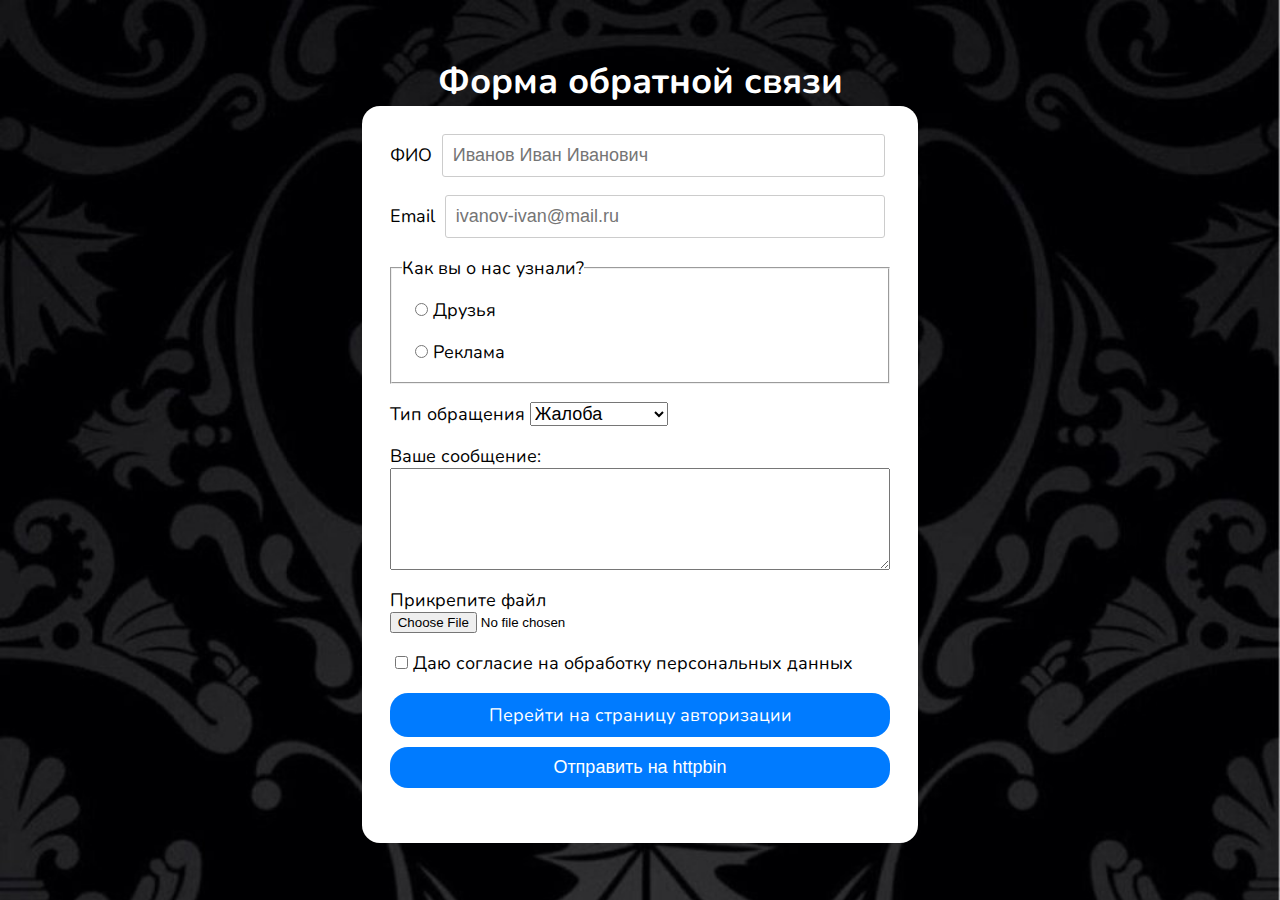
<file: educ-web_lab2_221-329/pages/form.html>
<!DOCTYPE html>
<html lang="en">
<head>
    <meta charset="UTF-8">
    <meta name="viewport" content="width=device-width, initial-scale=1.0">

    <link rel="stylesheet" href="../styles/form_style.css">
    <link rel="icon" href="images/icon.svg" type="image/x-icon">

    <link rel="preconnect" href="https://fonts.googleapis.com">
    <link rel="preconnect" href="https://fonts.gstatic.com" crossorigin>
    <link href="https://fonts.googleapis.com/css2?family=Nunito:ital,wght@0,200;0,300;0,400;0,500;0,600;0,700;0,800;0,900;0,1000;1,200;1,300;1,400;1,500;1,600;1,700;1,800;1,900;1,1000&display=swap" rel="stylesheet">

    <title>Форма обратной связи</title>
</head>
<body>
<h1>Форма обратной связи</h1>

<form method="post" action="https://httpbin.org/post" enctype="multipart/form-data">
    <div class="fields">
        <label for="fio">ФИО</label>
        <input type="text" id="fio" name="name" placeholder="Иванов Иван Иванович">
    </div>

    <div class="fields">
        <label for="email">Email</label>
        <input type="text" id="email" name="email" placeholder="ivanov-ivan@mail.ru">
    </div>

    <fieldset>
        <legend>Как вы о нас узнали?</legend>

        <div class="radiobuttons">
            <input type="radio" name="source" id="friend" value="friends">
            <label for="friend">Друзья</label>
        </div>

        <div class="radiobuttons">
            <input type="radio" name="source" id="ad" value="ad">
            <label for="ad">Реклама</label>
        </div>
    </fieldset>

    <div class="selector">
        <label for="type_appeal">Тип обращения</label>
        <select name="type_appeal" id="type_appeal">
            <option value="complaint">Жалоба</option>
            <option value="offer">Предложение</option>
        </select>
    </div>

    <div class="message_box">
        <label for="message">Ваше сообщение:</label>
        <textarea name="message" id="message"></textarea>
    </div>

    <div class="file">
        <label for="file_load">Прикрепите файл</label>
        <input type="file" name="file" id="file_load"  class="file_load">

    </div>

    <div class="checkbox">
        <input type="checkbox" name="approval" id="approval">
        <label for="approval">Даю согласие на обработку персональных данных</label>
    </div>

    <div class="buttons">
        <a class="btn" href="../index.html">Перейти на страницу авторизации</a>
        <button class="btn" type="submit">Отправить на httpbin</button>
    </div>
</form>
</body>
</html>
</file>
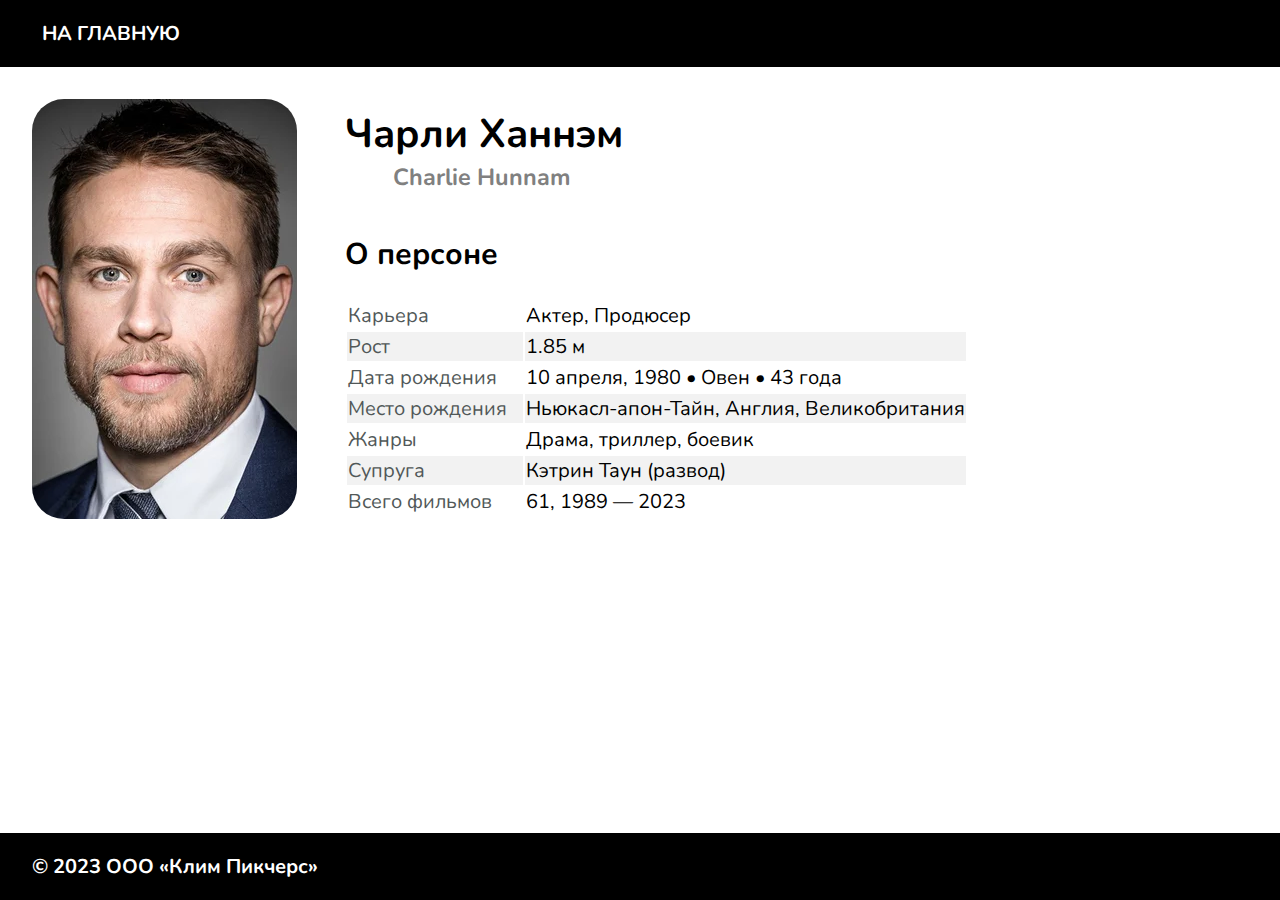
<file: educ-web_lab3_221-329/pages/charlie.html>
<!DOCTYPE html>
<html lang="en">
<head>
    <meta charset="UTF-8">
    <meta name="viewport" content="width=device-width, initial-scale=1.0">

    <link rel="stylesheet" href="../styles/sub.css">
    <link rel="stylesheet" href="../styles/print.css" media="print">
    <link rel="icon" href="../images/icon.svg" type="image/x-icon">

    <link rel="preconnect" href="https://fonts.googleapis.com">
    <link rel="preconnect" href="https://fonts.gstatic.com" crossorigin>
    <link href="https://fonts.googleapis.com/css2?family=Nunito:ital,wght@0,200;0,300;0,400;0,500;0,600;0,700;0,800;0,900;0,1000;1,200;1,300;1,400;1,500;1,600;1,700;1,800;1,900;1,1000&display=swap"
          rel="stylesheet">

    <title>Чарли Ханнэм</title>
</head>
<body>
<header class="header clearfix">
    <div class="container">
        <nav class="main-menu">
            <ul>
                <li><a href="../index.html#actors">На Главную</a></li>
            </ul>
        </nav>
    </div>
</header>
<main class="main">
    <div class="image-container">
        <img src="../images/charlie.webp">
    </div>

    <div class="info">
        <h1>Чарли Ханнэм</h1>
        <h3>Charlie Hunnam</h3>
        <h2>О персоне</h2>
        <table>
            <tbody>
            <tr>
                <td class="column_name">Карьера</td>
                <td class="column_value">Актер, Продюсер</td>
            </tr>
            <tr>
                <td class="column_name">Рост</td>
                <td class="column_value">1.85 м</td>
            </tr>
            <tr>
                <td class="column_name">Дата рождения</td>
                <td class="column_value">10 апреля, 1980 • Овен • 43 года</td>
            </tr>
            <tr>
                <td class="column_name">Место рождения</td>
                <td class="column_value">Ньюкасл-апон-Тайн, Англия, Великобритания</td>
            </tr>
            <tr>
                <td class="column_name">Жанры</td>
                <td class="column_value">Драма, триллер, боевик</td>

            </tr>
            <tr>
                <td class="column_name">Супруга</td>
                <td class="column_value">Кэтрин Таун (развод)</td>
            </tr>
            <tr>
                <td class="column_name">Всего фильмов</td>
                <td class="column_value">61, 1989 — 2023</td>
            </tr>
            </tbody>
        </table>
    </div>


</main>
<footer class="footer">
    <div class="container">
        &copy; 2023 ООО «Клим Пикчерс»
    </div>
</footer>
</body>
</html>
</file>
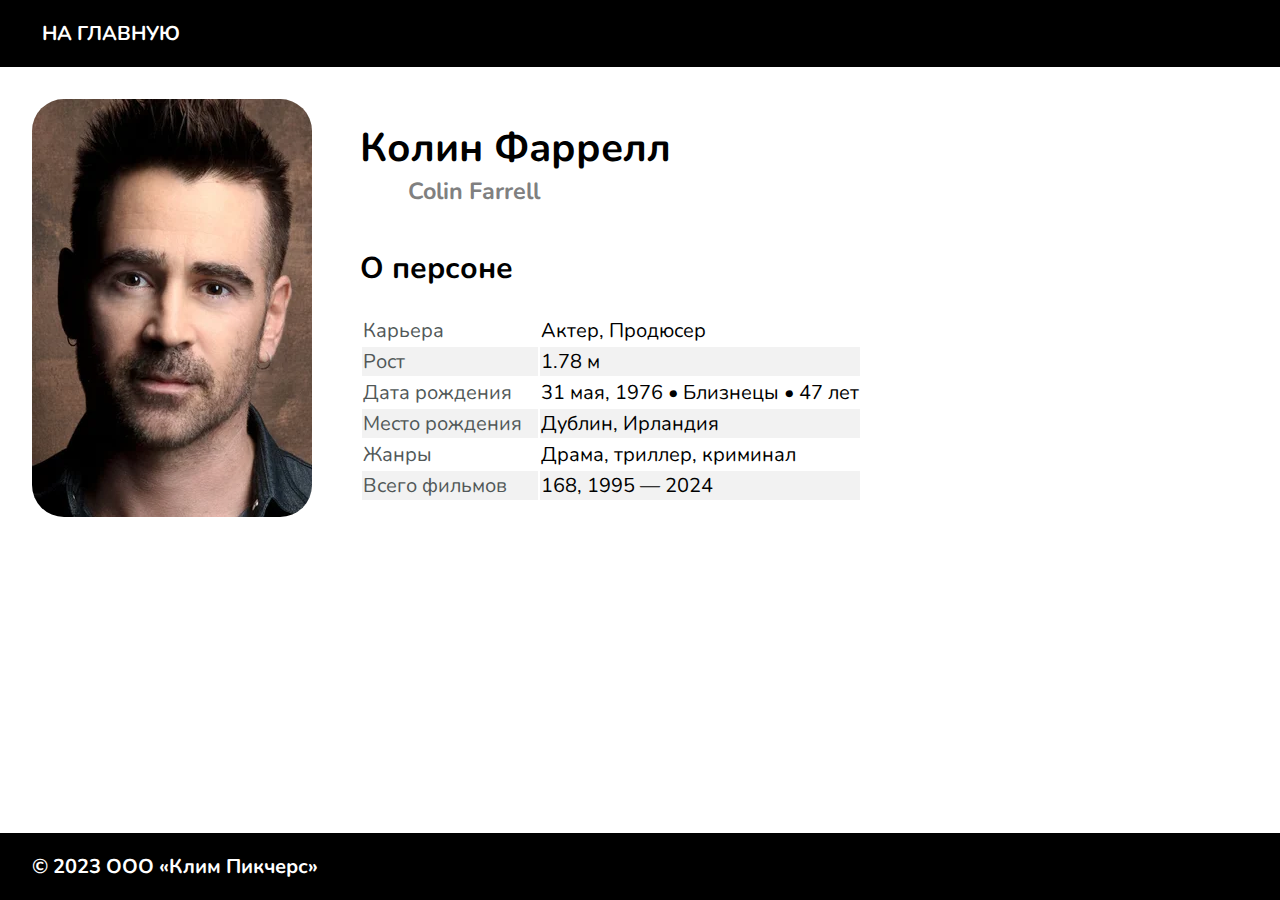
<file: educ-web_lab3_221-329/pages/colin.html>
<!DOCTYPE html>
<html lang="en">
<head>
    <meta charset="UTF-8">
    <meta name="viewport" content="width=device-width, initial-scale=1.0">

    <link rel="stylesheet" href="../styles/sub.css">
    <link rel="stylesheet" href="../styles/print.css" media="print">
    <link rel="icon" href="../images/icon.svg" type="image/x-icon">

    <link rel="preconnect" href="https://fonts.googleapis.com">
    <link rel="preconnect" href="https://fonts.gstatic.com" crossorigin>
    <link href="https://fonts.googleapis.com/css2?family=Nunito:ital,wght@0,200;0,300;0,400;0,500;0,600;0,700;0,800;0,900;0,1000;1,200;1,300;1,400;1,500;1,600;1,700;1,800;1,900;1,1000&display=swap"
          rel="stylesheet">

    <title>Колин Фаррелл</title>
</head>
<body>
<header class="header clearfix">
    <div class="container">
        <nav class="main-menu">
            <ul>
                <li><a href="../index.html#actors">На Главную</a></li>
            </ul>
        </nav>
    </div>
</header>
<main class="main">
    <div class="image-container">
        <img src="../images/colin.webp">
    </div>

    <div class="info">
        <h1>Колин Фаррелл</h1>
        <h3>Colin Farrell</h3>
        <h2>О персоне</h2>
        <table>
            <tbody>
            <tr>
                <td class="column_name">Карьера</td>
                <td class="column_value">Актер, Продюсер</td>
            </tr>
            <tr>
                <td class="column_name">Рост</td>
                <td class="column_value">1.78 м</td>
            </tr>
            <tr>
                <td class="column_name">Дата рождения</td>
                <td class="column_value">31 мая, 1976 • Близнецы • 47 лет</td>
            </tr>
            <tr>
                <td class="column_name">Место рождения</td>
                <td class="column_value">Дублин, Ирландия</td>
            </tr>
            <tr>
                <td class="column_name">Жанры</td>
                <td class="column_value">Драма, триллер, криминал</td>

            </tr>
            <tr>
                <td class="column_name">Всего фильмов</td>
                <td class="column_value">168, 1995 — 2024</td>
            </tr>
            </tbody>
        </table>
    </div>


</main>
<footer class="footer">
    <div class="container">
        &copy; 2023 ООО «Клим Пикчерс»
    </div>
</footer>
</body>
</html>
</file>
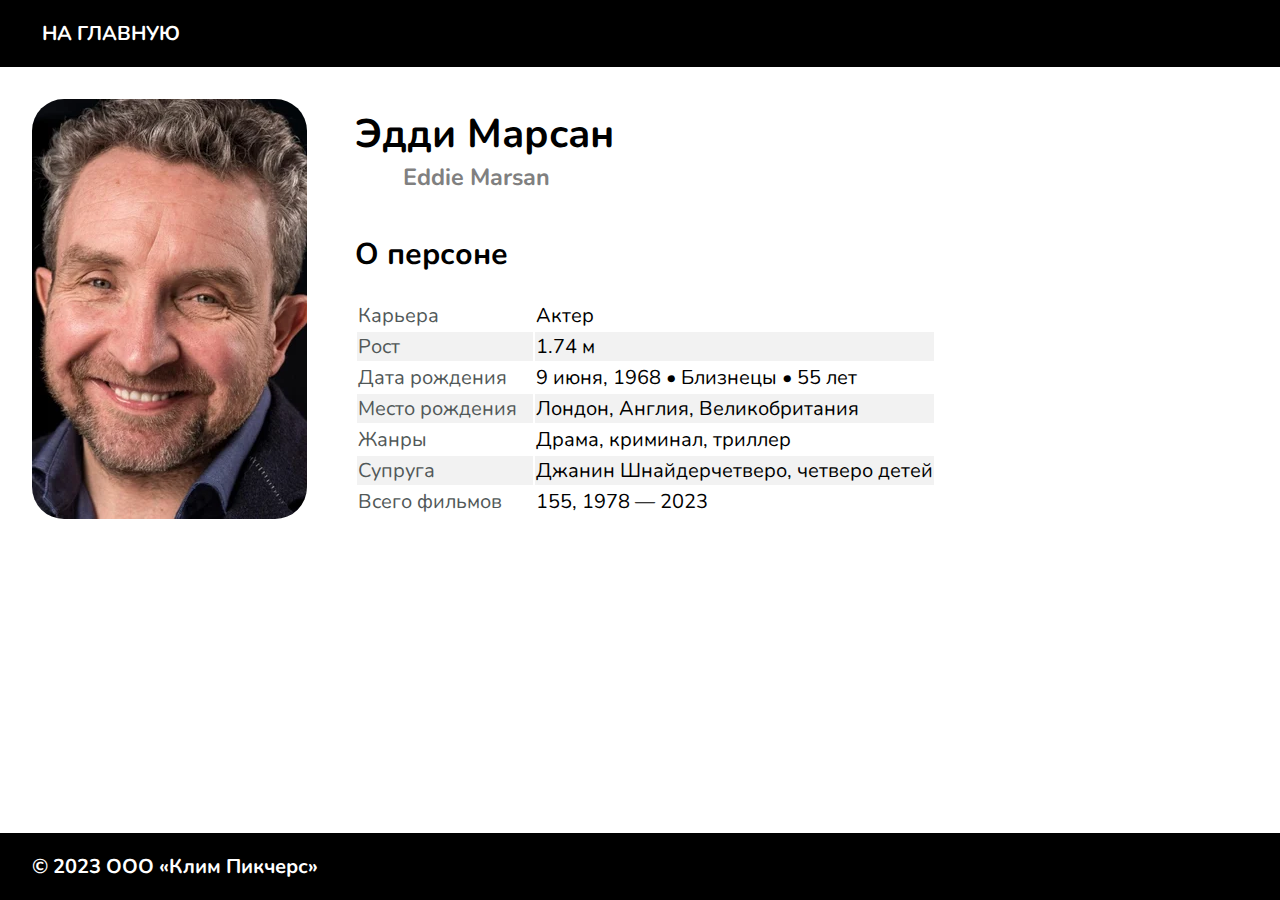
<file: educ-web_lab3_221-329/pages/eddie.html>
<!DOCTYPE html>
<html lang="en">
<head>
    <meta charset="UTF-8">
    <meta name="viewport" content="width=device-width, initial-scale=1.0">

    <link rel="stylesheet" href="../styles/sub.css">
    <link rel="stylesheet" href="../styles/print.css" media="print">
    <link rel="icon" href="../images/icon.svg" type="image/x-icon">

    <link rel="preconnect" href="https://fonts.googleapis.com">
    <link rel="preconnect" href="https://fonts.gstatic.com" crossorigin>
    <link href="https://fonts.googleapis.com/css2?family=Nunito:ital,wght@0,200;0,300;0,400;0,500;0,600;0,700;0,800;0,900;0,1000;1,200;1,300;1,400;1,500;1,600;1,700;1,800;1,900;1,1000&display=swap"
          rel="stylesheet">

    <title>Эдди Марсан</title>
</head>
<body>
<header class="header clearfix">
    <div class="container">
        <nav class="main-menu">
            <ul>
                <li><a href="../index.html#actors">На Главную</a></li>
            </ul>
        </nav>
    </div>
</header>
<main class="main">
    <div class="image-container">
        <img src="../images/eddie.webp">
    </div>

    <div class="info">
        <h1>Эдди Марсан</h1>
        <h3>Eddie Marsan</h3>
        <h2>О персоне</h2>
        <table>
            <tbody>
            <tr>
                <td class="column_name">Карьера</td>
                <td class="column_value">Актер</td>
            </tr>
            <tr>
                <td class="column_name">Рост</td>
                <td class="column_value">1.74 м</td>
            </tr>
            <tr>
                <td class="column_name">Дата рождения</td>
                <td class="column_value">9 июня, 1968 • Близнецы • 55 лет</td>
            </tr>
            <tr>
                <td class="column_name">Место рождения</td>
                <td class="column_value">Лондон, Англия, Великобритания</td>
            </tr>
            <tr>
                <td class="column_name">Жанры</td>
                <td class="column_value">Драма, криминал, триллер</td>

            </tr>
            <tr>
                <td class="column_name">Супруга</td>
                <td class="column_value">Джанин Шнайдерчетверо, четверо детей</td>
            </tr>
            <tr>
                <td class="column_name">Всего фильмов</td>
                <td class="column_value">155, 1978 — 2023</td>
            </tr>
            </tbody>
        </table>
    </div>


</main>
<footer class="footer">
    <div class="container">
        &copy; 2023 ООО «Клим Пикчерс»
    </div>
</footer>
</body>
</html>
</file>
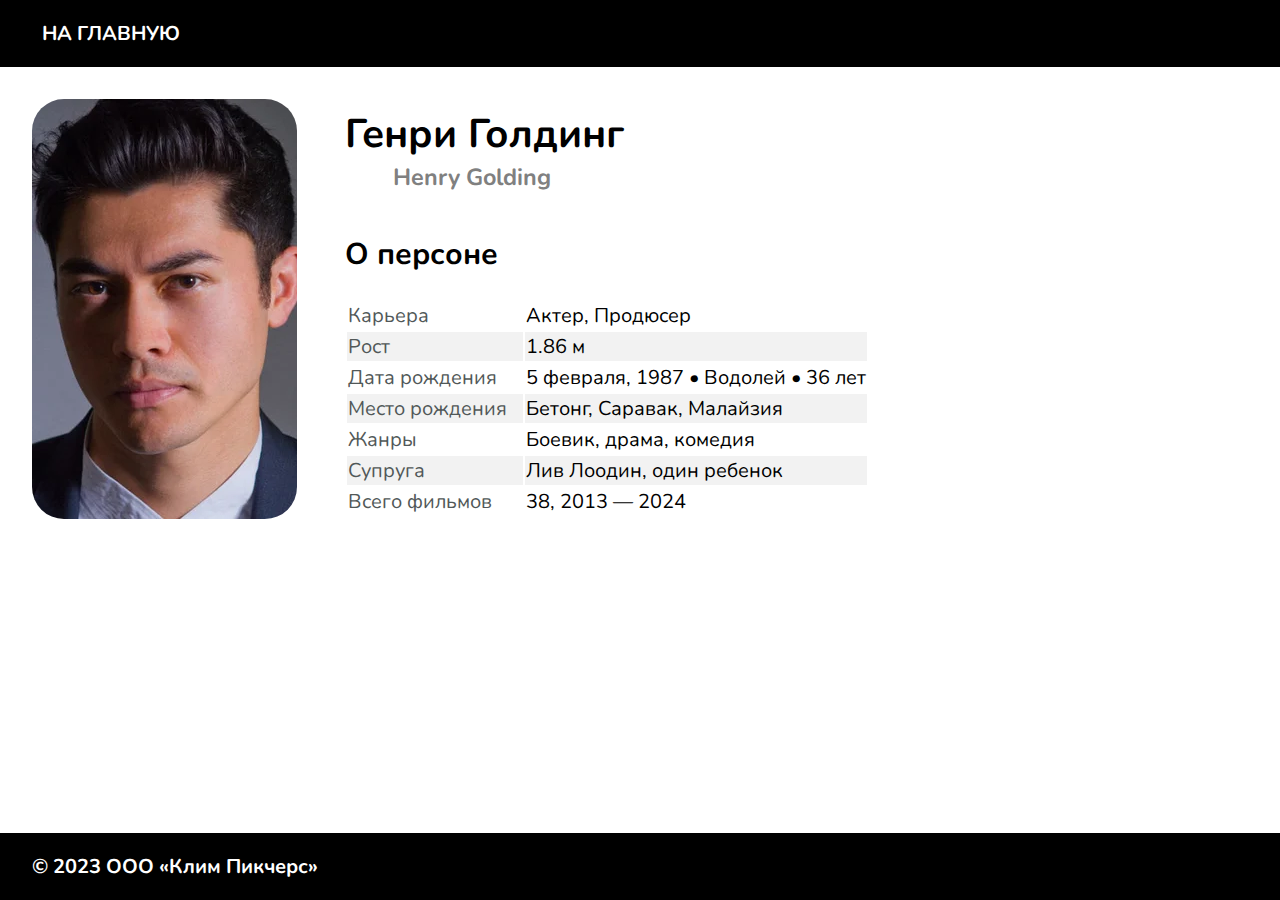
<file: educ-web_lab3_221-329/pages/henry.html>
<!DOCTYPE html>
<html lang="en">
<head>
    <meta charset="UTF-8">
    <meta name="viewport" content="width=device-width, initial-scale=1.0">

    <link rel="stylesheet" href="../styles/sub.css">
    <link rel="stylesheet" href="../styles/print.css" media="print">
    <link rel="icon" href="../images/icon.svg" type="image/x-icon">

    <link rel="preconnect" href="https://fonts.googleapis.com">
    <link rel="preconnect" href="https://fonts.gstatic.com" crossorigin>
    <link href="https://fonts.googleapis.com/css2?family=Nunito:ital,wght@0,200;0,300;0,400;0,500;0,600;0,700;0,800;0,900;0,1000;1,200;1,300;1,400;1,500;1,600;1,700;1,800;1,900;1,1000&display=swap"
          rel="stylesheet">

    <title>Генри Голдинг</title>
</head>
<body>
<header class="header clearfix">
    <div class="container">
        <nav class="main-menu">
            <ul>
                <li><a href="../index.html#actors">На Главную</a></li>
            </ul>
        </nav>
    </div>
</header>
<main class="main">
    <div class="image-container">
        <img src="../images/henry.webp">
    </div>

    <div class="info">
        <h1>Генри Голдинг</h1>
        <h3>Henry Golding</h3>
        <h2>О персоне</h2>
        <table>
            <tbody>
            <tr>
                <td class="column_name">Карьера</td>
                <td class="column_value">Актер, Продюсер</td>
            </tr>
            <tr>
                <td class="column_name">Рост</td>
                <td class="column_value">1.86 м</td>
            </tr>
            <tr>
                <td class="column_name">Дата рождения</td>
                <td class="column_value">5 февраля, 1987 • Водолей • 36 лет</td>
            </tr>
            <tr>
                <td class="column_name">Место рождения</td>
                <td class="column_value">Бетонг, Саравак, Малайзия</td>
            </tr>
            <tr>
                <td class="column_name">Жанры</td>
                <td class="column_value">Боевик, драма, комедия</td>

            </tr>
            <tr>
                <td class="column_name">Супруга</td>
                <td class="column_value">Лив Лоодин, один ребенок</td>
            </tr>
            <tr>
                <td class="column_name">Всего фильмов</td>
                <td class="column_value">38, 2013 — 2024</td>
            </tr>
            </tbody>
        </table>
    </div>


</main>
<footer class="footer">
    <div class="container">
        &copy; 2023 ООО «Клим Пикчерс»
    </div>
</footer>
</body>
</html>
</file>
<file: educ-web_lab1_221-329/style.css>
body {
    margin: 0;
    font-family: 'Nunito', sans-serif;
    font-size: 18px;
}

section {
    display: inline-block;
    align-items: center;
    margin-left: 2vw;
}

a {
    padding: 1rex;
    text-decoration: none;
    color: lightgrey;
    transition: color 0.5s, border-color 0.5s;
}

a:hover, .main-menu li:hover {
    color: grey;
    border-color: grey;
}

header {
    display: flex;
    top: 0;
    width: 100%;
    background-color: black;
    padding: 1rex;
    margin: 0;
}

ul {
    display: flex;
    flex-wrap: wrap;
    padding: 0;
    margin: 0;
}

.main-menu li {
    border: lightgrey 4px solid;
    border-radius: 5em;

    font-weight: bold;
    font-size: 1.5em;
    color: lightgrey;

    display: inline;
    margin: 1rem;
    transition: color 0.5s, border-color 0.5s;
}

.self_photo img {
    float: left;
    margin-right: 2vw;
    width: 40vw;
    max-width: 300px;
    border-radius: 10%;
}

footer {
    padding: 1%;
    color: white;
    background-color: black;
}

footer p {
    text-align: center;
    margin-inline: 10%;
}


table {
    width: 100%;
    border-collapse: collapse;
}

tr:nth-child(even) {
    background-color: #f2f2f2;
}

th, td {
    padding: 5px;
    text-align: left;
    border: 1px solid #dddddd;
}

th {
    background-color: #333;
    color: white;
    font-weight: bold;
}

@media (max-width: 600px) {
    figure {
        display: flex;
        justify-content: center;
    }
    .self_photo img {
        float: none;
        width: 100%;
    }
}

@media (max-width: 400px) {
    .main-menu li {
        width: 100%;
        text-align: center;
    }
}
</file>
<file: educ-web_lab2_221-329/styles/index_style.css>
/* Сброс стилей */
* {
    margin: 0;
    padding: 0;
}

h1 {
    color: white;
}

html {
    background-image: url("../images/background.jpg");
    background-repeat: no-repeat;
    background-size: cover;
}

/* Основные стили страницы */
html, body {
    font-size: 18px;
    font-family: 'Nunito', sans-serif;
    height: 100%;
    margin: 0;
    padding: 0;
    display: flex;
    flex-direction: column;
    justify-content: center; /* Центрирование по горизонтали */
    align-items: center; /* Центрирование по вертикали */
}

form {
    padding: 5%;
    border-radius: 1rem;
    background-color: white;
}

form div {
    display: flex;
    flex-direction: row; /* Расположение элементов в столбце */
    align-items: center; /* Выравнивание по левому краю */
    margin-bottom: 1rem; /* Добавляет вертикальный отступ между блоками */
}

/* Стили для полей ввода и кнопки */
label {

    display: block;
    align-items: center;
    margin-right: 5px;
}

.login input, .password input {
    font-size: 18px;
    width: 100%;
    padding: 10px;
    border: 1px solid #ccc;
    border-radius: 3px;
}

.btn{
    text-decoration: none;
    font-size: 18px;
    background-color: #007bff;
    color: #fff;
    padding: 10px 20px;
    border-radius: 1rem;
    border: none;
    cursor: pointer;
    align-self: stretch;
    margin-bottom: 10px;
    width: 100%;
    text-align: center;
}

input {
    margin-right: 5px;
    margin-left: 5px;
}

span {
    display: flex;
    flex-wrap: wrap;
    justify-content: space-between; /* Равномерное распределение между элементами */
}


.btn:hover {
    background-color: #0056b3;
}
</file>
<file: educ-web_lab5_221-329/styles.css>
body {
    margin: 0;
    background-color: #F2F5F1;
}

.header {
    background-color: #1d3557;
    color: white;
    font-size: 40px;
    padding: 20px;
    padding-left: 50px;
}

.header > nav {
    display: flex;
}

.title {
    margin-left: 20px;
}

.logo {
    max-height: 50px;
}

.container {
    max-width: 1000px;
    margin: 0 auto;
    padding: 0 20px;
}

.facts-list-item {
    margin-top: 20px;
    background-color: #d7d7d7;
}

.item-content {
    padding: 20px;
}

.item-footer {
    display: flex;
    padding: 10px;
    background-color: #1d3557;
    color: white;
    font-weight: bold;
}

.author-name {
    flex-grow: 1;
}

.upvotes {
    background-image: url('images/upvote_white.png');
    background-position: left;
    background-size: contain;
    background-repeat: no-repeat;
    padding-left: 30px;
}

.pagination-info {
    margin-top: 20px;
    font-weight: bold;
    display: flex;
}

.current-interval-info {
    margin-left: auto;
}

.per-page-btn {
    background-color: white;
    font-size: 20px;
    border: 1px solid black;
}

.pagination {
    display: flex;
    justify-content: space-between;
    margin: 40px 0;
    height: 40px;
}

.btn {
    background-color: #e63946;
    padding: 0 10px;
    font-size: 100%;
    font-weight: bold;
    color: white;
    outline: none;
    cursor: pointer;
    height: 100%;
    border: 5px solid #e63946;
    box-sizing: border-box;
}

.btn:hover {
    background-color: #F2F5F1;
    color: black;
}

.active {
    background-color: #F2F5F1;
    color: black;
}

.first-page-btn, .last-page-btn {
    width: 250px;
}

.pages-btns > button {
    margin-right: 5px;
}

.search-form {
    margin: 40px 0;
    display: flex;
}

.search-field {
    flex-grow: 1;
    height: 40px;
    border: 5px solid #e63946;
    box-sizing: border-box;
    padding: 0 20px;
    font-size: 100%;
    outline: none;
}

.search-btn {
    padding: 0 20px;
    font-size: 100%;
    font-weight: bold;
    background-color: #e63946;
    border: 5px solid #e63946;
    border-left: none;
    color: white;
    outline: none;
    cursor: pointer;
    box-sizing: border-box;
}

.search-btn:hover {
    background-color: #F2F5F1;
    color: black;
}

#search-options {
    margin-top: -40px;
    max-height: 120px;
    overflow-y: auto;
    border: 1px solid #ccc;
    background-color: white;
}

/* Style for each option in the dropdown */
#search-options option {
    padding: 10px;
    cursor: pointer;
    transition: background-color 0.3s;
}

/* Hover effect for the options */
#search-options option:hover {
    background-color: #f2f2f2;
}
</file>
<file: educ-web_lab6_221-329/style.css>
.icons {
    max-width: 30px;
    height: 30px;
}

body {
    font-family: 'Rubik', sans-serif;
    font-size: 20px;
}
</file>
<file: educ-web_lab4_221-329/calc/style.css>
body {
    display: flex;
    flex-direction: column;

    justify-content: center;
    align-items: center;

    font-family: 'Rubik', sans-serif;

    font-size: 20px;
}

.screen{
    height: 1.2em;
    font-size: 30px;
    border-bottom: black 2px solid;
    padding: 0.2em;
}


.keyboard {
    display: flex;
    flex-direction: row;

    margin: 10px;
}

.numbers, .operators {
    display: flex;
    flex-wrap: wrap;
    gap: 10px;
    justify-content: center;
    align-items: center;
}

.numbers {
    width: 150px;
}

.operators {
    width: 100px;
    color: gold;
}

button {
    width: 40px;
    height: 40px;
    border-radius: 50%;

    font-family: 'Rubik', sans-serif;

    font-size: 20px;
}

.operators button {
    background-color: gold;
}

input {
    height: 40px;
    width: 250px;

    font-family: 'Rubik', sans-serif;

    font-size: 20px;
}
</file>
<file: educ-web_lab4_221-329/tic-tac-toe/style.css>
#game {
    width: 500px;
    height: 500px;
    margin: auto;
    text-align: center;
}

#board {
    width: 300px;
    height: 300px;
    margin: auto;
    display: flex;
    flex-wrap: wrap;
}

.cell {
    height: 100px;
    width: 100px;
    border: 1px solid #000;
    box-sizing: border-box;
    font-size: 90px;
}

.btn {
    margin-top: 15px;
    background-color: #fff;
    border: 2px solid #000;
    font-size: 20px;
}
</file>
<file: educ-web_lab2_221-329/styles/form_style.css>
/* Сброс стилей */
* {
    margin: 0;
    padding: 0;
}

h1 {
    color: white;
}

html {
    background-image: url("../images/background.jpg");
    background-repeat: no-repeat;
    background-size: cover;
}

/* Основные стили страницы */
html, body {
    font-size: 18px;
    font-family: 'Nunito', sans-serif;
    height: 100%;
    margin: 0;
    padding: 0;
    display: flex;
    flex-direction: column;
    justify-content: center; /* Центрирование по горизонтали */
    align-items: center; /* Центрирование по вертикали */
}

form {
    padding: 5%;
    border-radius: 1rem;
    background-color: white;
}


form div {
    display: flex;
    flex-direction: row; /* Расположение элементов в столбце */
    align-items: center; /* Выравнивание по левому краю */
    margin-bottom: 1rem; /* Добавляет вертикальный отступ между блоками */
}

fieldset legend {
    margin-left: 10px;
}

/* Стили для полей ввода и кнопки */
label {

    display: block;
    align-items: center;
    margin-right: 5px;
}

.fields input {
    font-size: 18px;
    width: 100%;
    padding: 10px;
    border: 1px solid #ccc;
    border-radius: 3px;
}

.radiobuttons input, .checkbox input {
    margin-right: 5px;
    margin-left: 5px;
}

.message_box, .file {
    flex-direction: column;
    align-items: normal;
}

.message_box textarea {
    height: 100px;
    font-size: 18px;
}

.file input {
    margin: 0 0 0 0;
}

select {
    font-size: 18px;
}

fieldset {
    margin-bottom: 1rem;
}

fieldset div {
    margin: 1rem 1rem 1rem 1rem;
}



.btn{
    text-decoration: none;
    font-size: 18px;
    background-color: #007bff;
    color: #fff;
    padding: 10px 20px;
    border-radius: 1rem;
    border: none;
    cursor: pointer;
    align-self: stretch;
    margin-bottom: 10px;
    width: 100%;
    text-align: center;
}

input {
    margin-right: 5px;
    margin-left: 5px;
}

.buttons {
    display: flex;
    flex-wrap: wrap;
    justify-content: space-between; /* Равномерное распределение между элементами */
}

.btn:hover {
    background-color: #0056b3;
}
</file>
<file: educ-web_lab3_221-329/styles/sub.css>
html > body {
    margin: 0;
    position: relative;
    min-height: 100vh;
    font-family: 'Nunito', sans-serif;
    font-size: 20px;
}

.header {
    background-color: black;
    padding: 1.25rem 0;
}
.main-menu ul{
    list-style: none;
    margin: 0;
    padding: 0;
}
.main-menu li{
    display: inline;
    margin-left: 0.625rem;
}
.header a{
    text-transform: uppercase;
    text-decoration: none;
    font-weight: bold;
    color: white;
}


main {
    display: flex;
    flex-direction: row;
    margin-bottom: 1rem;
}

h1 {
    margin: 0;
}

h3 {
    margin: 0 1rem 1rem 3rem;
    color: grey;
}

.info {
    display: flex;
    flex-direction: column;
    justify-content: center;
    margin: 1rem;
}

.image-container {
    margin: 2rem;
    min-width: 10em;
    max-width: 100%;
}

img {
    border-radius: 2rem;
    width: 100%;
    height: auto;
}

.column_name {
    color: #515858;
    padding-right: 1rem;
}

tr:nth-child(even) {
    background-color: #f2f2f2;
}

.footer {
    background-color: black;
    color: white;
    padding: 1.25rem 0;
    position: absolute;
    font-weight: bold;
    bottom: 0;
    width: 100%;
}

.container {
    margin-left: 2rem;
}

@media (max-width: 700px) {
    main {
        width: 100%;
        display: inline-block;
    }

    .footer {
        position: static;
    }

    img {
        max-width: 60vw;
    }

    .image-container {
        display: flex;
        justify-content: center;
    }
}
</file>
<file: educ-web_lab3_221-329/styles/print.css>
header {
    display: none;
}

.person-card {
    page-break-inside: avoid;
}
</file>
